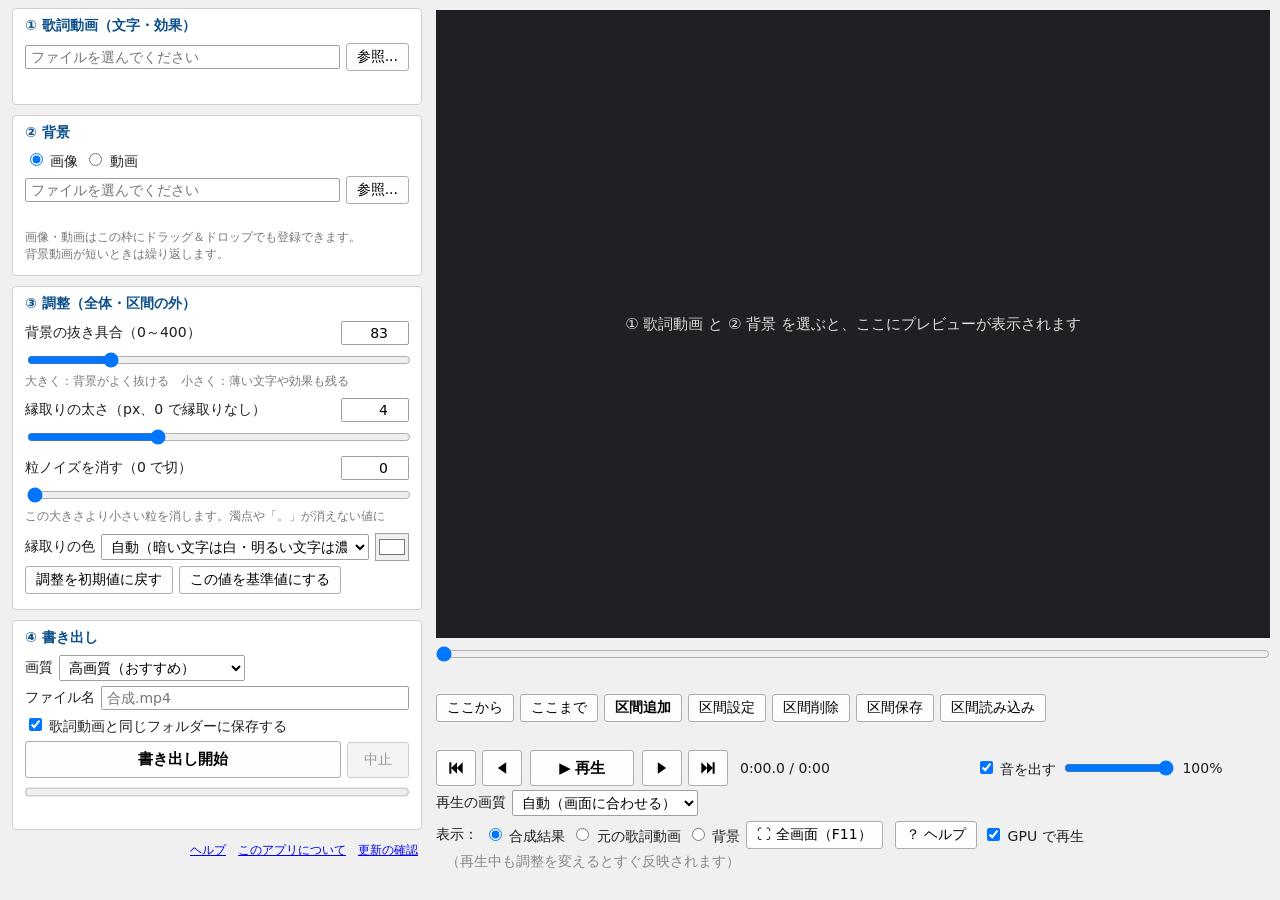
<file: index.html>
<!DOCTYPE html>
<html lang="ja">
<head>
<meta charset="utf-8">
<meta name="viewport" content="width=device-width, initial-scale=1">
<title>歌詞動画 透過合成</title>
<meta http-equiv="refresh" content="0; url=web/">
</head>
<body>
<p>アプリのページへ移動します。移動しないときは <a href="web/">こちら</a> を開いてください。</p>
</body>
</html>
</file>
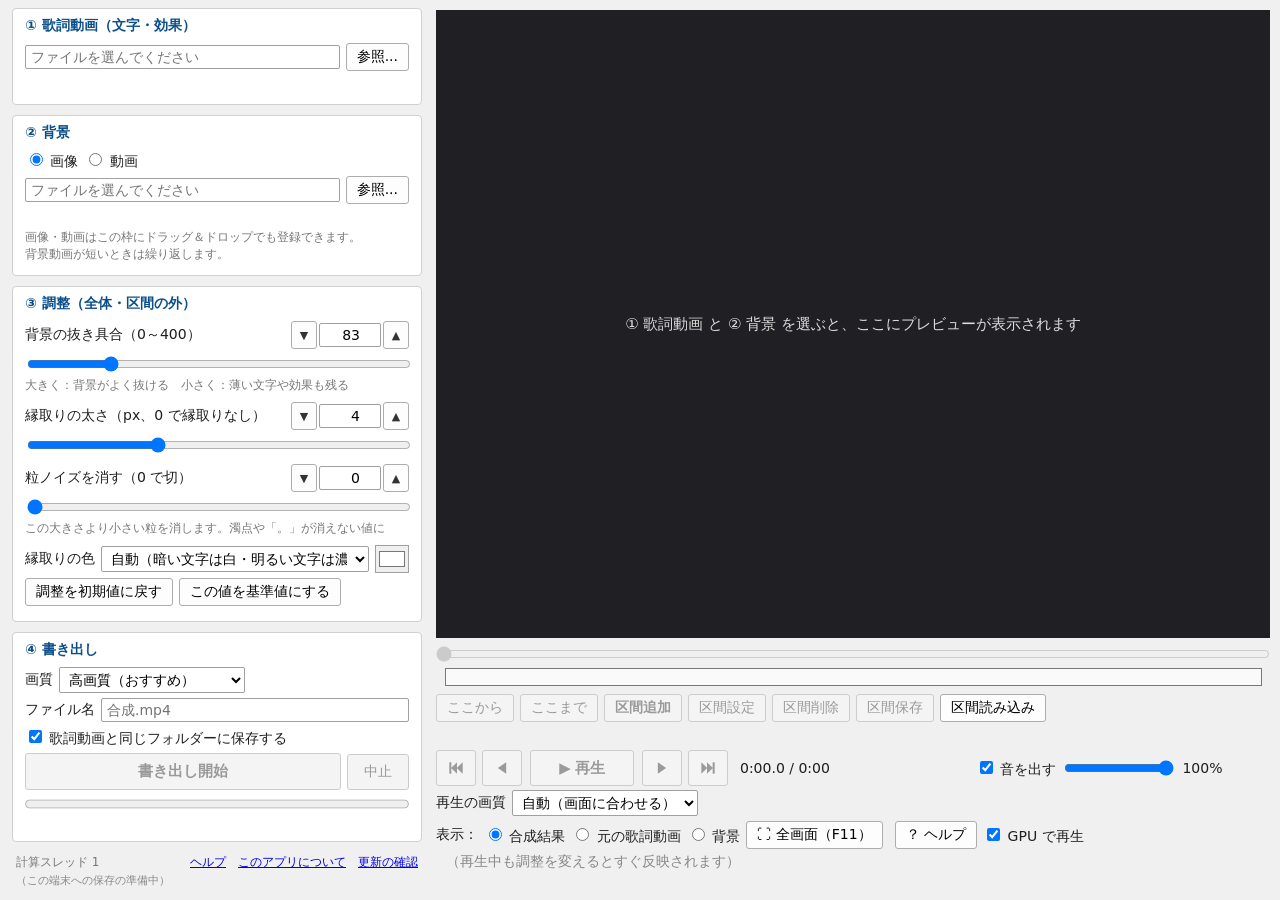
<file: web/index.html>
<!DOCTYPE html>
<html lang="ja">
<head>
<meta charset="utf-8">
<meta name="viewport" content="width=device-width, initial-scale=1">
<title>歌詞動画 透過合成（Web 版）</title>
<link rel="icon" href="icons/icon-192.png">
<link rel="manifest" href="manifest.webmanifest">
<meta name="theme-color" content="#0b4f8a">
<link rel="apple-touch-icon" href="icons/icon-192.png">
<link rel="stylesheet" href="css/style.css?v=20261118p">
</head>
<body>
<div id="app">
  <!-- 左側：設定 -->
  <aside id="left">
    <section class="group" id="grpLyric">
      <h2><span class="ttl">① 歌詞動画（文字・効果）</span><span class="sum" id="sumLyric"></span></h2>
      <div class="row">
        <input type="text" id="txtLyric" readonly placeholder="ファイルを選んでください">
        <button id="btnLyric">参照...</button>
      </div>
      <div class="info" id="lblLyricInfo"></div>
    </section>

    <section class="group" id="grpBg">
      <h2><span class="ttl">② 背景</span><span class="sum" id="sumBg"></span></h2>
      <div class="row">
        <label><input type="radio" name="bgType" id="rbBgImage" checked> 画像</label>
        <label><input type="radio" name="bgType" id="rbBgVideo"> 動画</label>
      </div>
      <div class="row">
        <input type="text" id="txtBg" readonly placeholder="ファイルを選んでください">
        <button id="btnBg">参照...</button>
      </div>
      <div class="info" id="lblBgInfo"></div>
      <div class="note">画像・動画はこの枠にドラッグ＆ドロップでも登録できます。<br>背景動画が短いときは繰り返します。</div>
    </section>

    <section class="group" id="grpAdjust">
      <h2><span class="ttl">③ 調整（全体・区間の外）</span><span class="sum" id="sumAdjust"></span></h2>
      <div class="sliderBlock" data-key="KeyThreshold">
        <div class="row between"><span>背景の抜き具合（0～400）</span><input type="number" min="0" max="400" value="83" id="nudKey"></div>
        <input type="range" min="0" max="400" value="83" id="trkKey">
        <div class="note">大きく：背景がよく抜ける　小さく：薄い文字や効果も残る</div>
      </div>
      <div class="sliderBlock">
        <div class="row between"><span>縁取りの太さ（px、0 で縁取りなし）</span><input type="number" min="0" max="12" value="4" id="nudOutline"></div>
        <input type="range" min="0" max="12" value="4" id="trkOutline">
      </div>
      <div class="sliderBlock">
        <div class="row between"><span>粒ノイズを消す（0 で切）</span><input type="number" min="0" max="30" value="0" id="nudNoise"></div>
        <input type="range" min="0" max="30" value="0" id="trkNoise">
        <div class="note">この大きさより小さい粒を消します。濁点や「。」が消えない値に</div>
      </div>
      <div class="row">
        <span>縁取りの色</span>
        <select id="cmbColor">
          <option value="0">自動（暗い文字は白・明るい文字は濃い紫）</option>
          <option value="1">白</option>
          <option value="2">黒</option>
          <option value="3">濃い紫</option>
          <option value="4">指定した色</option>
        </select>
        <input type="color" id="colCustom" value="#ffffff" title="指定した色">
      </div>
      <div class="row">
        <button id="btnReset">調整を初期値に戻す</button>
        <button id="btnSetBase">この値を基準値にする</button>
      </div>
    </section>

    <section class="group" id="grpExport">
      <h2><span class="ttl">④ 書き出し</span><span class="sum" id="sumExport"></span></h2>
      <div class="row">
        <span>画質</span>
        <select id="cmbQuality">
          <option value="0">最高画質（ファイル大）</option>
          <option value="1" selected>高画質（おすすめ）</option>
          <option value="2">標準</option>
        </select>
      </div>
      <div class="row">
        <span>ファイル名</span>
        <input type="text" id="txtOut" placeholder="合成.mp4">
      </div>
      <div class="row" id="rowOutSameDir">
        <label title="オン：保存の画面を出さずに、歌詞動画と同じフォルダーへ書き出します（フォルダーごとに最初の 1 回だけ確認があります）&#10;オフ：書き出すときに保存先を選びます"><input type="checkbox" id="chkOutSameDir" checked> 歌詞動画と同じフォルダーに保存する</label>
      </div>
      <div class="row">
        <button id="btnExport" class="big">書き出し開始</button>
        <button id="btnCancel" disabled>中止</button>
      </div>
      <progress id="progress" max="1000" value="0"></progress>
      <div class="info" id="lblStatus"></div>
    </section>

    <div class="footer">
      <span id="lblEnv"></span>
      <span><a href="help.html" target="_blank" rel="noopener">ヘルプ</a>　<a href="#" id="lnkAbout">このアプリについて</a>　<a href="#" id="btnCheckUpdate">更新の確認</a></span>
    </div>
    <div class="footer versionRow">
      <span id="lblVersion"></span>
    </div>
  </aside>

  <!-- 右側：プレビュー -->
  <main id="right">
    <div id="previewHost">
      <canvas id="preview"></canvas>
      <canvas id="previewGL" hidden></canvas>
      <div id="previewMsg">① 歌詞動画 と ② 背景 を選ぶと、ここにプレビューが表示されます</div>
      <button id="btnRotate" type="button" title="プレビューを回して大きく表示します（押すたびに 右 → 左 → 回さない）。書き出す動画の向きは変わりません">⟳ 回さない</button>
    </div>
    <div id="bottom">
      <input type="range" id="trkTime" min="0" max="0" step="any" value="0">
      <canvas id="segBar" height="24"></canvas>
      <div class="row" id="segRow">
        <button id="btnMarkStart">ここから</button>
        <button id="btnMarkEnd">ここまで</button>
        <button id="btnAddSeg" class="bold">区間追加</button>
        <button id="btnEditSeg">区間設定</button>
        <button id="btnDelSeg">区間削除</button>
        <button id="btnSaveSeg">区間保存</button>
        <button id="btnLoadSeg">区間読み込み</button>
      </div>
      <div id="lblSegInfo" class="info"></div>
      <div class="row" id="playRow">
        <button id="btnBackSec" class="step" title="1 秒戻る（Shift＋←）" aria-label="1 秒戻る"><svg class="ic" viewBox="0 0 24 24" aria-hidden="true"><path d="M4 5h2.4v14H4zM20 5v14l-7-7zM13.2 5v14l-7-7z"/></svg></button>
        <button id="btnBackFrame" class="step" title="1 コマ戻る（←）　押し続けると連続で戻ります" aria-label="1 コマ戻る"><svg class="ic" viewBox="0 0 24 24" aria-hidden="true"><path d="M17 5v14L7 12z"/></svg></button>
        <button id="btnPlay" class="play"><span class="pi">▶</span><span class="pt">再生</span></button>
        <button id="btnFwdFrame" class="step" title="1 コマ進む（→）　押し続けると連続で進みます" aria-label="1 コマ進む"><svg class="ic" viewBox="0 0 24 24" aria-hidden="true"><path d="M7 5v14l10-7z"/></svg></button>
        <button id="btnFwdSec" class="step" title="1 秒進む（Shift＋→）" aria-label="1 秒進む"><svg class="ic" viewBox="0 0 24 24" aria-hidden="true"><path d="M4 5v14l7-7zM10.8 5v14l7-7zM17.6 5H20v14h-2.4z"/></svg></button>
        <span id="lblTime">0:00.0 / 0:00</span>
        <span class="grp">
          <label><input type="checkbox" id="chkSound" checked> 音を出す</label>
          <input type="range" id="trkVolume" min="0" max="100" value="100" title="再生の音量（再生中でもすぐ変わります）">
          <span id="lblVolume">100%</span>
        </span>
        <span class="grp">
        <span>再生の画質</span>
        <select id="cmbPlaySize">
          <option value="0">自動（画面に合わせる）</option>
          <option value="5">とても軽い（横360）</option>
          <option value="1">軽い（横640）</option>
          <option value="2">標準（横960）</option>
          <option value="3">きれい（横1280）</option>
          <option value="4">元のサイズ</option>
        </select>
        </span>
      </div>
      <div class="row" id="viewRow">
        <span>表示：</span>
        <label><input type="radio" name="view" id="rbViewComposite" checked> 合成結果</label>
        <label><input type="radio" name="view" id="rbViewLyric"> 元の歌詞動画</label>
        <label><input type="radio" name="view" id="rbViewBg"> 背景</label>
        <button id="btnFull">⛶ 全画面（F11）</button>
        <button id="btnHelp" title="使い方の説明を開きます（F1）">？ ヘルプ</button>
        <label title="再生中の合成をグラフィック（GPU）で計算して、滑らかに再生します。止めたときの表示と書き出しは、いつも正確な計算です"><input type="checkbox" id="chkGpu" checked> GPU で再生</label>
        <span class="hint" id="lblHint">（再生中も調整を変えるとすぐ反映されます）</span>
      </div>
      <div id="lblPlayInfo" class="info"></div>
    </div>
  </main>
</div>

<!-- 区間の設定（開いたまま、コマ送りや再生で確認できる） -->
<div id="segDialog" class="floating" hidden>
  <div class="dlgTitle" id="segDlgBar">
    <span id="segDlgTitle">区間の設定</span>
    <button id="sdTopOk" class="titleBtn bold" title="この区間の変更を確定して、3 段の画面のまま続けて区間を設定します">OK</button>
    <button id="sdPopout" class="titleBtn" title="この設定をブラウザの外の別の窓に出します。窓は好きな場所に動かせて、いつも手前に表示されます">⧉ 別の窓に出す</button>
  </div>
  <div class="dlgBody">
    <div id="sdOffMsg" hidden>赤い区間の中に移動すると、その区間を設定できます</div>
    <h3>区間の時間（秒）</h3>
    <div class="row"><span class="lbl">始まり</span><input type="number" step="0.01" min="0" id="sdStart"><span id="sdStartLbl" class="info"></span><button id="sdNowStart">今の位置にする</button></div>
    <div class="row"><span class="lbl">終わり</span><input type="number" step="0.01" min="0" id="sdEnd"><span id="sdEndLbl" class="info"></span><button id="sdNowEnd">今の位置にする</button></div>
    <h3>この区間の調整</h3>
    <div class="row between"><span>背景の抜き具合（0～400）</span><input type="number" min="0" max="400" id="sdNudKey"></div>
    <input type="range" min="0" max="400" id="sdTrkKey">
    <div class="row between"><span>縁取りの太さ（px、0 で縁取りなし）</span><input type="number" min="0" max="12" id="sdNudOutline"></div>
    <input type="range" min="0" max="12" id="sdTrkOutline">
    <div class="row between"><span>粒ノイズを消す（0 で切）</span><input type="number" min="0" max="30" id="sdNudNoise"></div>
    <input type="range" min="0" max="30" id="sdTrkNoise">
    <div class="row">
      <span>縁取りの色</span>
      <select id="sdColor">
        <option value="0">自動（暗い文字は白・明るい文字は濃い紫）</option>
        <option value="1">白</option>
        <option value="2">黒</option>
        <option value="3">濃い紫</option>
        <option value="4">指定した色</option>
      </select>
      <input type="color" id="sdCustom" value="#ffffff">
    </div>
    <div class="row dlgButtons">
      <button id="sdCopy">③ 調整（全体）の値をコピー</button>
      <span class="spacer"></span>
      <a href="help.html#segments" target="_blank" rel="noopener" title="区間の使い方を開きます">使い方</a>
      <button id="sdOk" class="bold">OK</button>
      <button id="sdCancel">キャンセル</button>
      <button id="sdClose" title="区間の設定を閉じます（OK を押していない変更は取り消します）">閉じる</button>
    </div>
  </div>
</div>

<!-- 確認（ボタンを押してもらう必要があるとき） -->
<div id="askDialog" class="floating center" hidden>
  <div class="dlgTitle"><span id="askTitle">確認</span></div>
  <div class="dlgBody">
    <p id="askMsg" style="white-space: pre-line"></p>
    <div class="row dlgButtons" id="askBtns"></div>
  </div>
</div>

<!-- 右クリックメニュー -->
<div id="ctxMenu" class="menu" hidden></div>

<!-- このアプリについて -->
<div id="aboutDialog" class="floating center" hidden>
  <div class="dlgTitle">このアプリについて</div>
  <div class="dlgBody">
    <p>歌詞動画の背景を抜いて、文字と効果だけを別の背景（画像・動画）に重ねるアプリです。</p>
    <p>動画の読み込み・合成・書き出しは、すべてこのパソコンのブラウザの中で行います。<b>ファイルがどこかへ送られることはありません。</b></p>
    <p>対応ブラウザ：Google Chrome、Microsoft Edge（パソコン版）</p>
    <p>このアプリの版：<span id="aboutVersion"></span>　<button id="aboutCheckUpdate" type="button">更新の確認</button></p>
    <p class="note">アプリはこの端末に保存してあるので、インターネットにつながっていなくても使えます。GitHub には、更新の確認（開いたときに 1 回、または「更新の確認」を押したとき。小さなファイル 1 つだけを読みます）と、新しい版の読み込みのときだけ問い合わせます。</p>
    <p class="note">動画の読み書きに <a href="https://mediabunny.dev/" target="_blank" rel="noopener">Mediabunny</a>（MPL-2.0）を使っています。</p>
    <div class="row dlgButtons"><span class="spacer"></span><button id="aboutClose">閉じる</button></div>
  </div>
</div>

<input type="file" id="fileLyric" accept="video/*,.mp4,.mov,.m4v,.mkv,.webm" hidden>
<input type="file" id="fileBg" hidden>
<input type="file" id="fileSeg" accept=".json,application/json" hidden>

<!-- 区間の設定を開いたまま全画面にしたときの操作ボタン（動画の下に出す） -->
<div id="fullBar">
  <button type="button" class="step" id="fbBackSec" title="1 秒戻る" aria-label="1 秒戻る"><svg class="ic" viewBox="0 0 24 24" aria-hidden="true"><path d="M4 5h2.4v14H4zM20 5v14l-7-7zM13.2 5v14l-7-7z"/></svg></button>
  <button type="button" class="step" id="fbBackFrame" title="1 コマ戻る（押し続けると連続）" aria-label="1 コマ戻る"><svg class="ic" viewBox="0 0 24 24" aria-hidden="true"><path d="M17 5v14L7 12z"/></svg></button>
  <button type="button" class="play" id="fbPlay"><span class="pi">▶</span><span class="pt">再生</span></button>
  <button type="button" class="step" id="fbFwdFrame" title="1 コマ進む（押し続けると連続）" aria-label="1 コマ進む"><svg class="ic" viewBox="0 0 24 24" aria-hidden="true"><path d="M7 5v14l10-7z"/></svg></button>
  <button type="button" class="step" id="fbFwdSec" title="1 秒進む" aria-label="1 秒進む"><svg class="ic" viewBox="0 0 24 24" aria-hidden="true"><path d="M4 5v14l7-7zM10.8 5v14l7-7zM17.6 5H20v14h-2.4z"/></svg></button>
  <button type="button" id="fbExit" title="全画面を終わって、区間の設定に戻ります">戻す</button>
</div>
<!-- 全画面にしたときのお知らせ（3 秒で消える） -->
<div id="fullHint" hidden>ダブルタップで戻ります</div>
<!-- 新しい版のお知らせ -->
<div id="updBanner" hidden>
  <span id="updText">新しい版があります</span>
  <span class="updBtns"><button id="updNow" type="button" class="bold">今すぐ更新</button><button id="updLater" type="button">後で更新</button></span>
</div>
<div id="exportNotice" hidden>
  <div><b>書き出し中です（<span id="exportNoticePct">0%</span>）</b>
    画面を消したり、ほかのアプリやタブに切り替えたりしないでください。途中で止まることがあります。</div>
  <div class="sub" id="exportNoticeLock"></div>
</div>
<script src="lib/mediabunny.min.js"></script>
<script src="js/compositor.js?v=20261118p"></script>
<script src="js/segments.js?v=20261118p"></script>
<script src="js/pool.js?v=20261118p"></script>
<script src="js/media.js?v=20261118p"></script>
<script src="js/gpu.js?v=20261118p"></script>
<script src="js/filestore.js?v=20261118p"></script>
<script src="js/updater.js?v=20261118p"></script>
<script src="js/app.js?v=20261118p"></script>
</body>
</html>
</file>
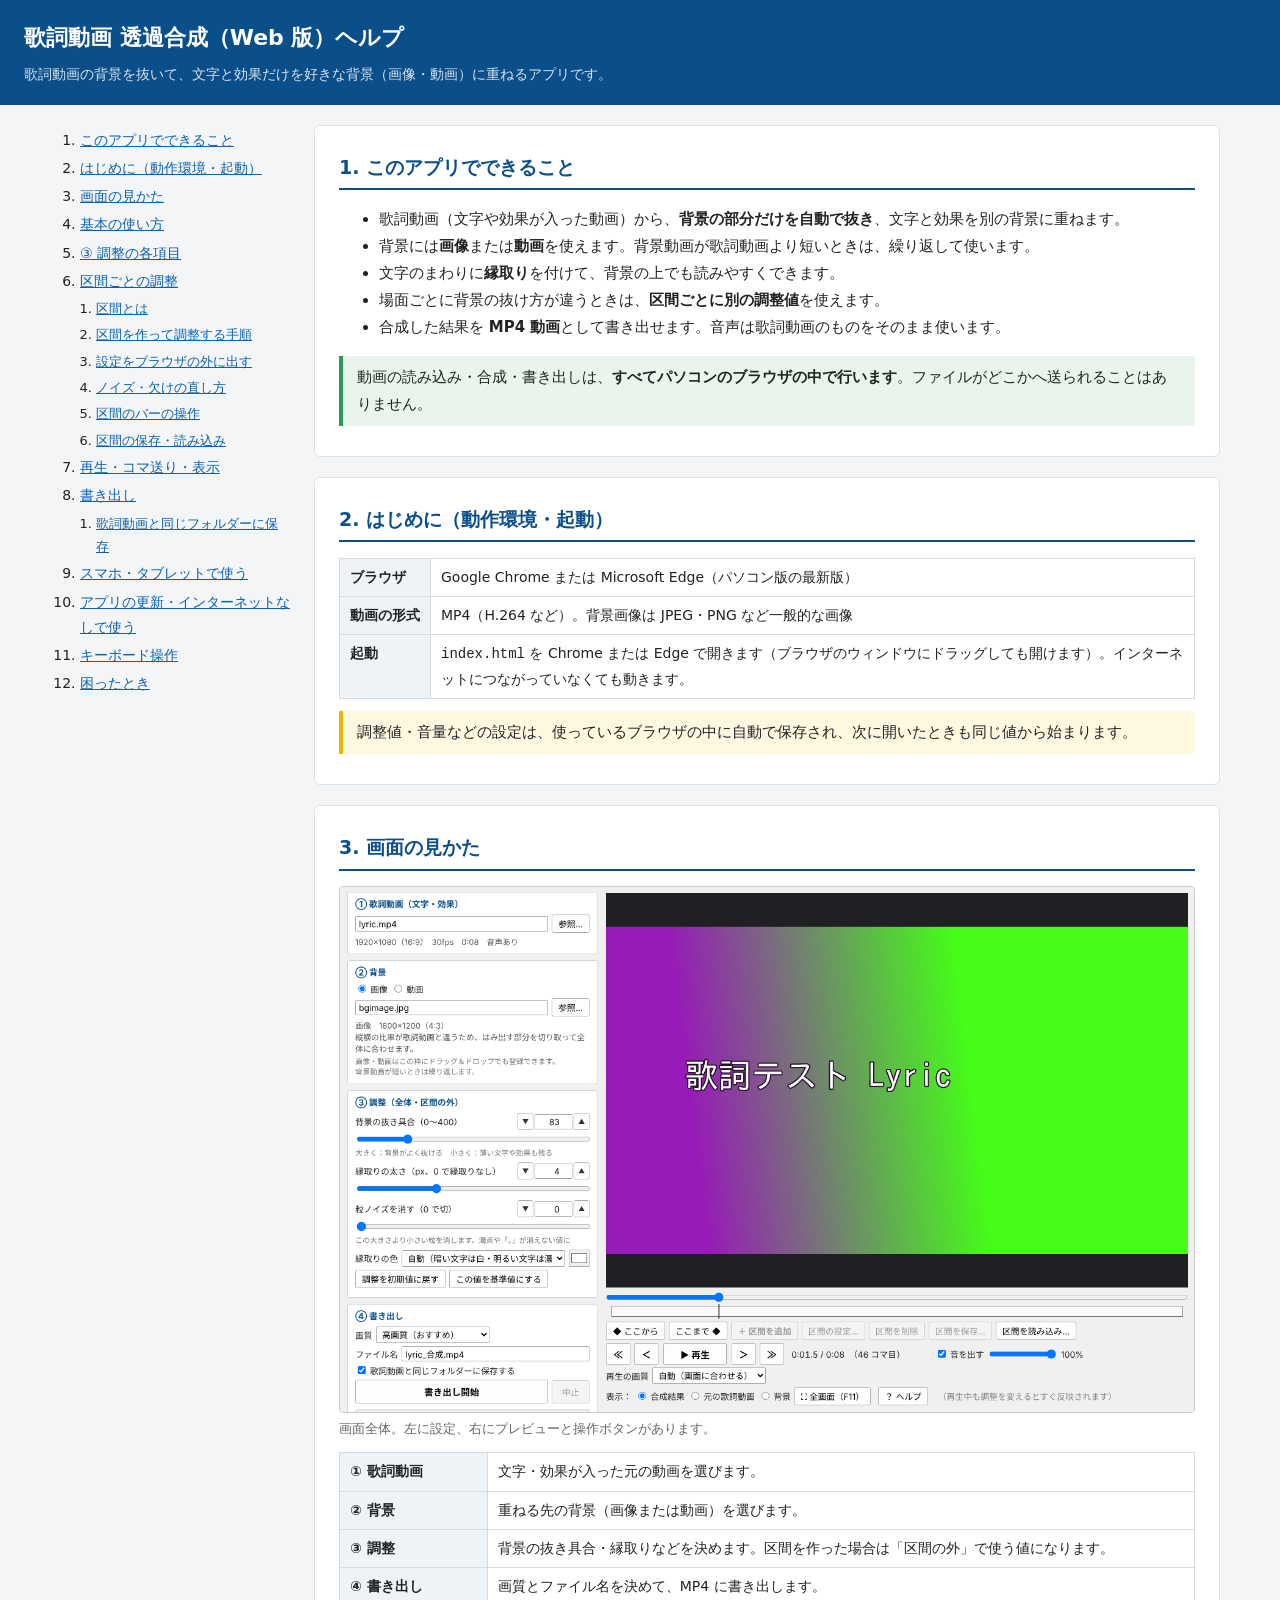
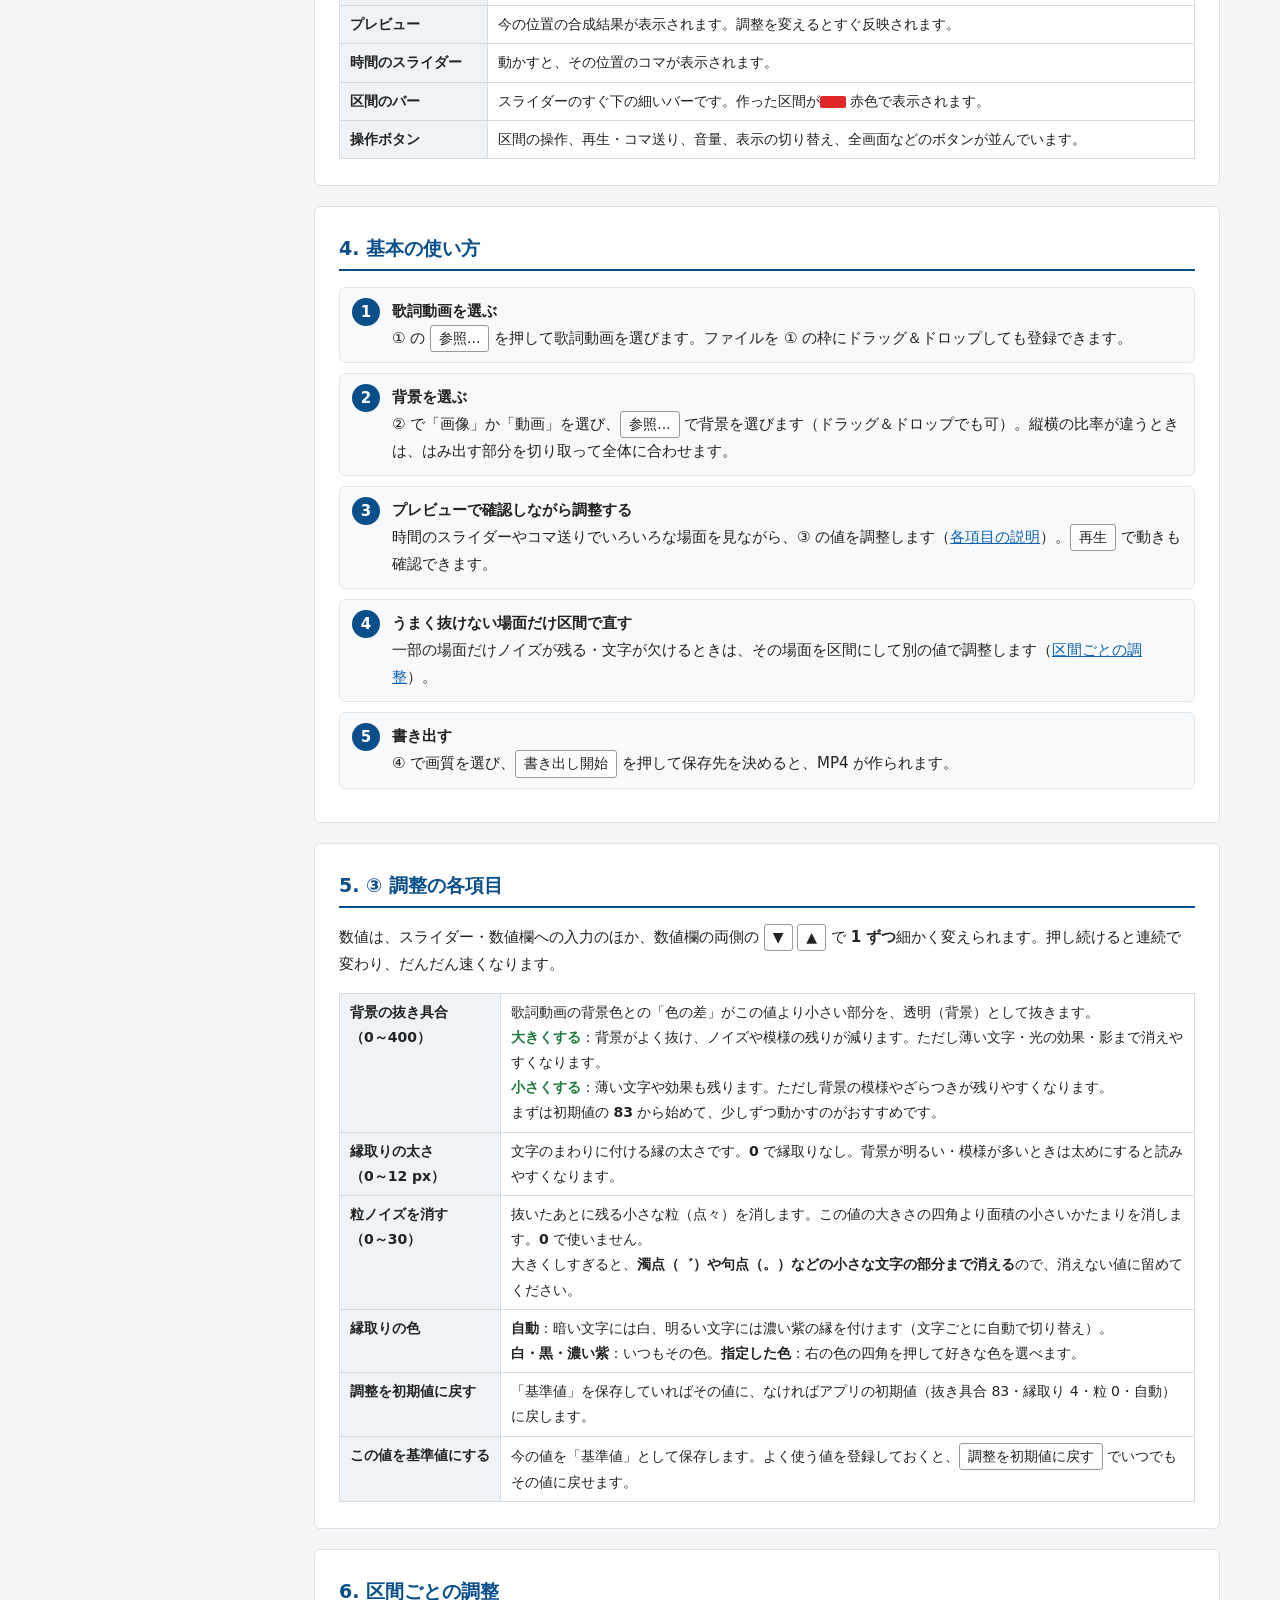
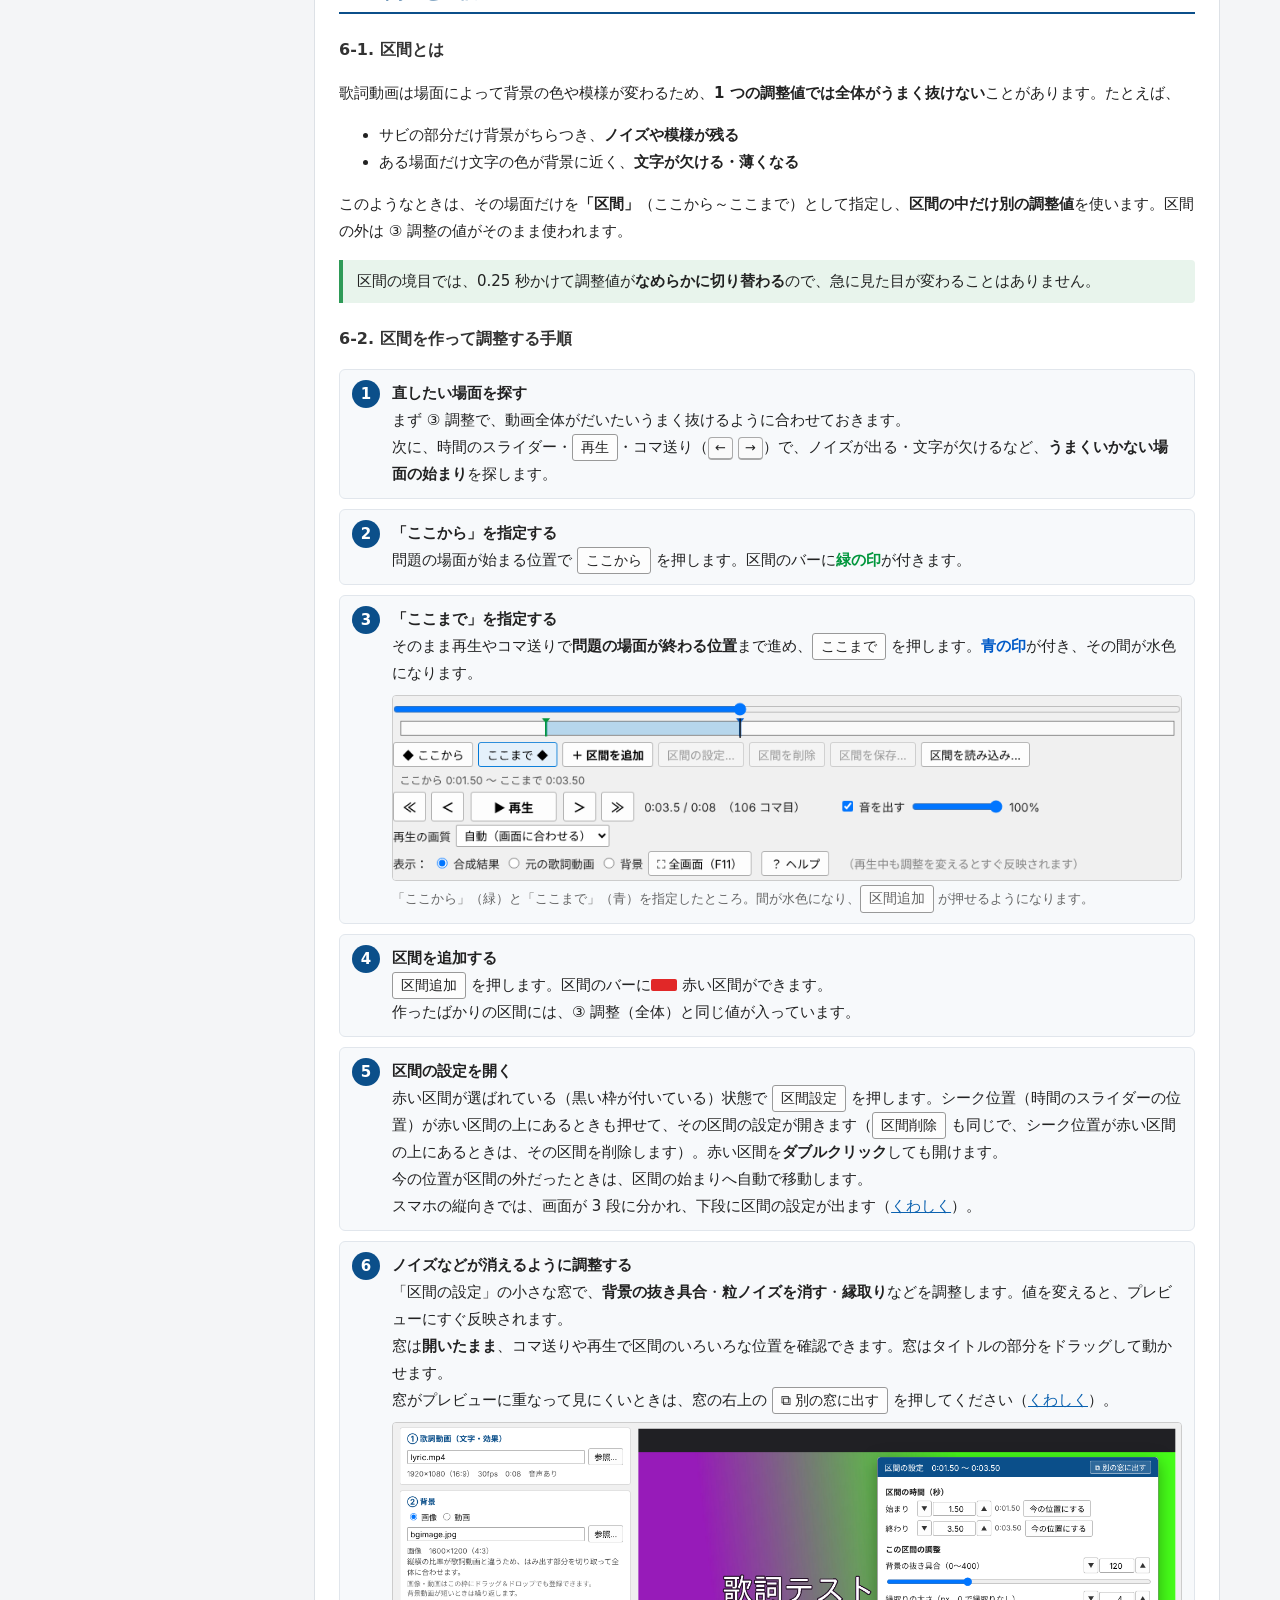
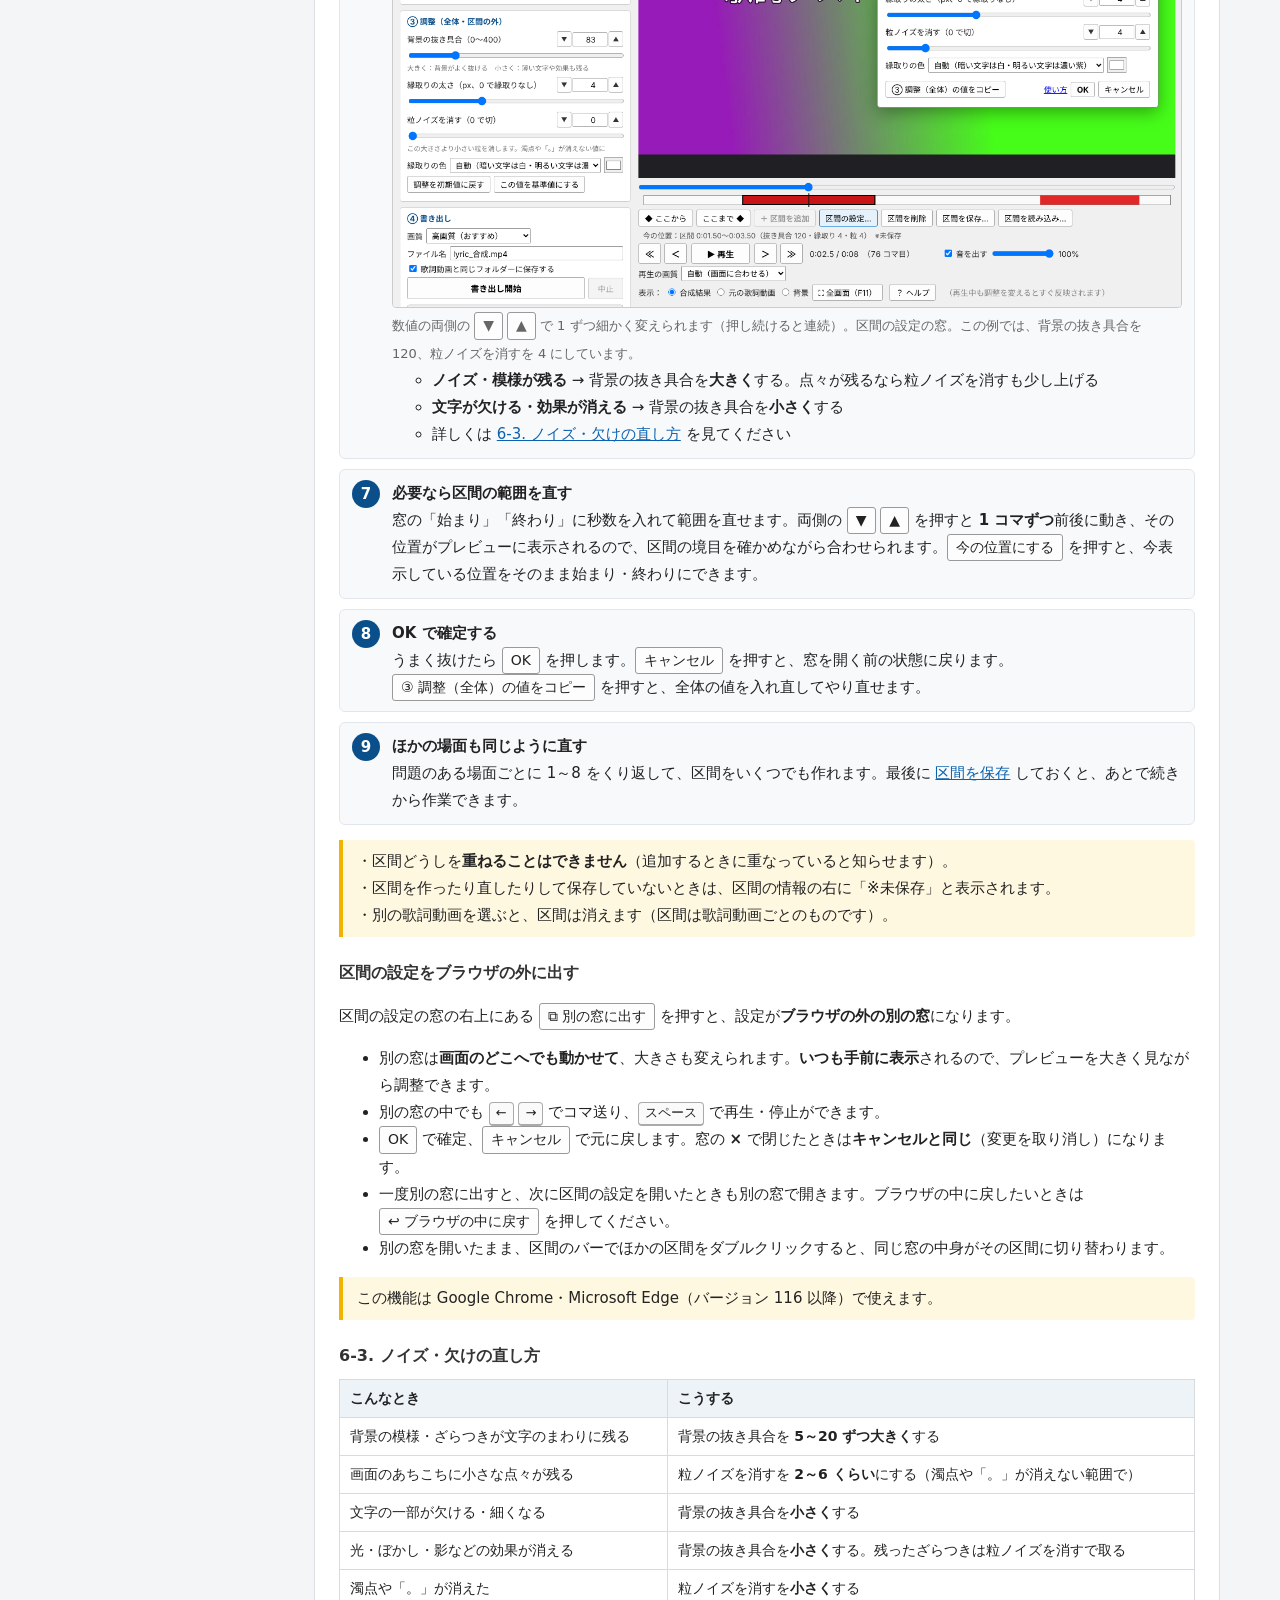
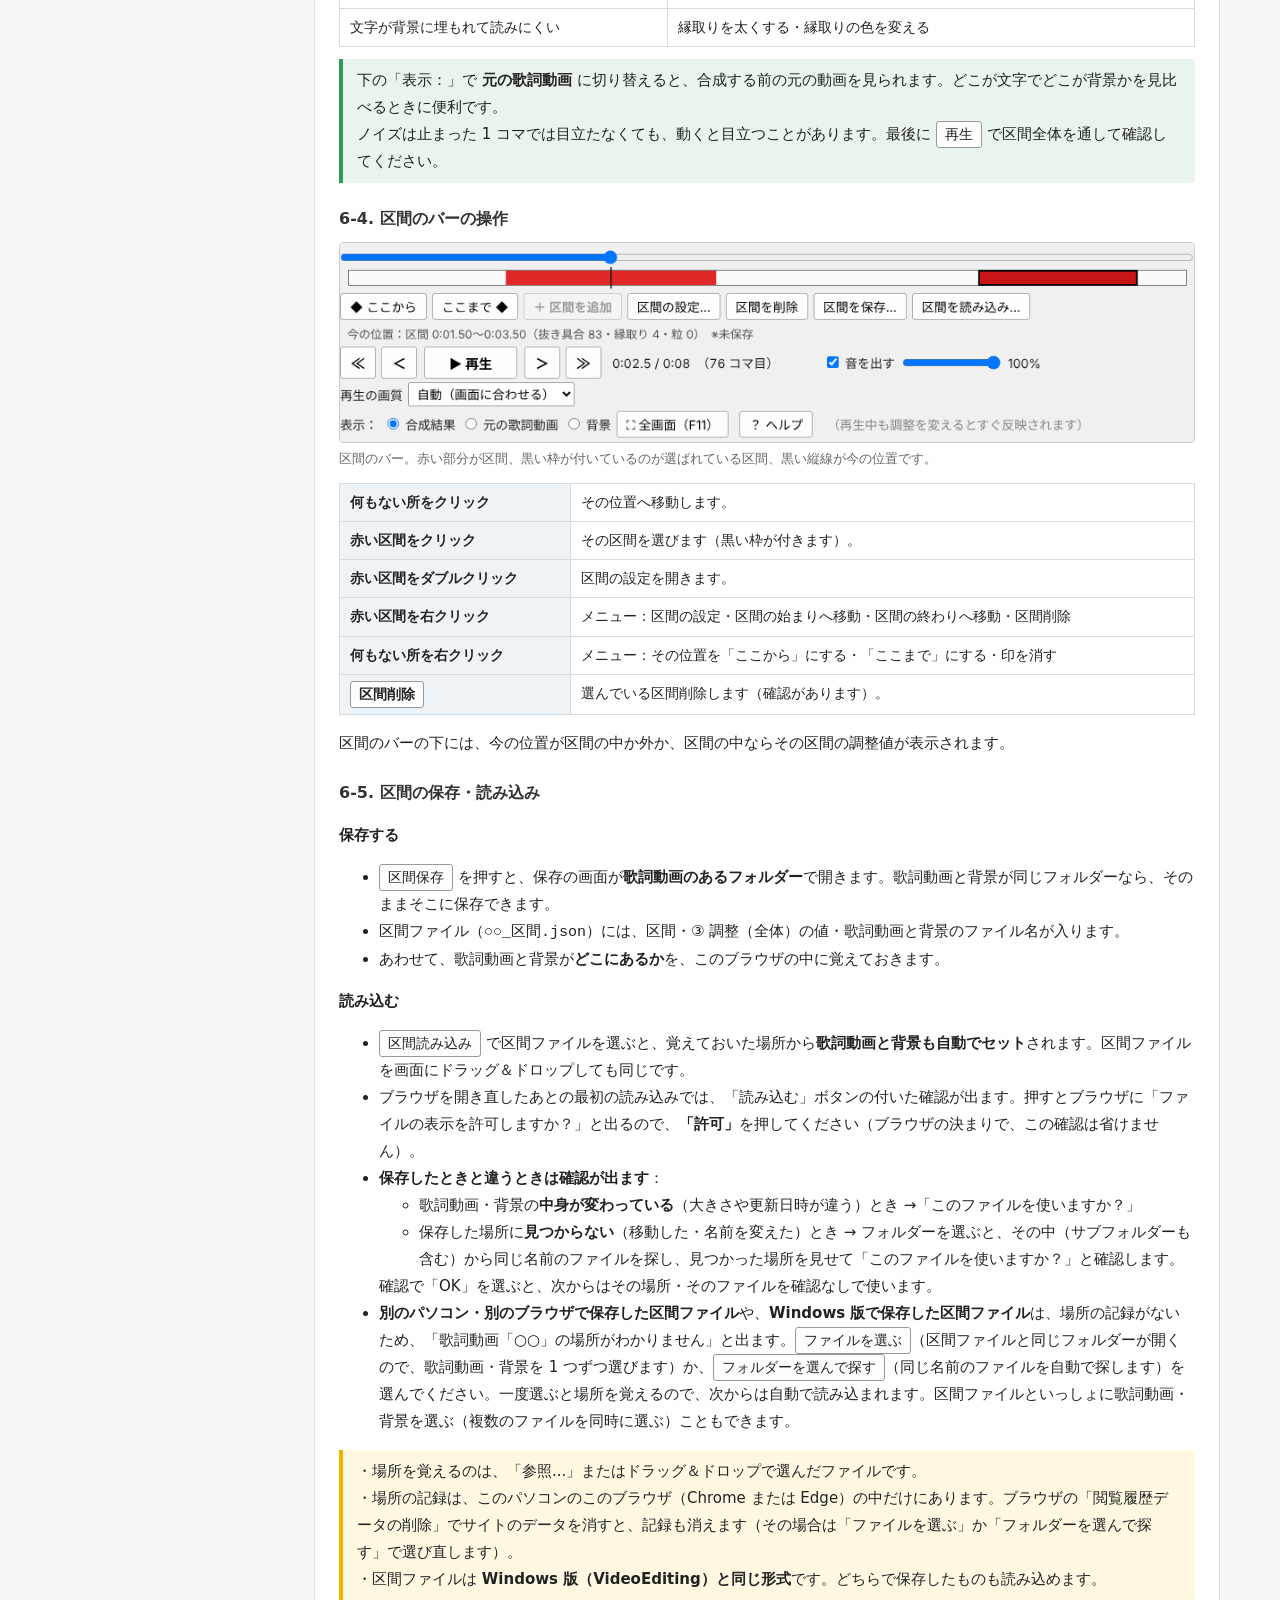
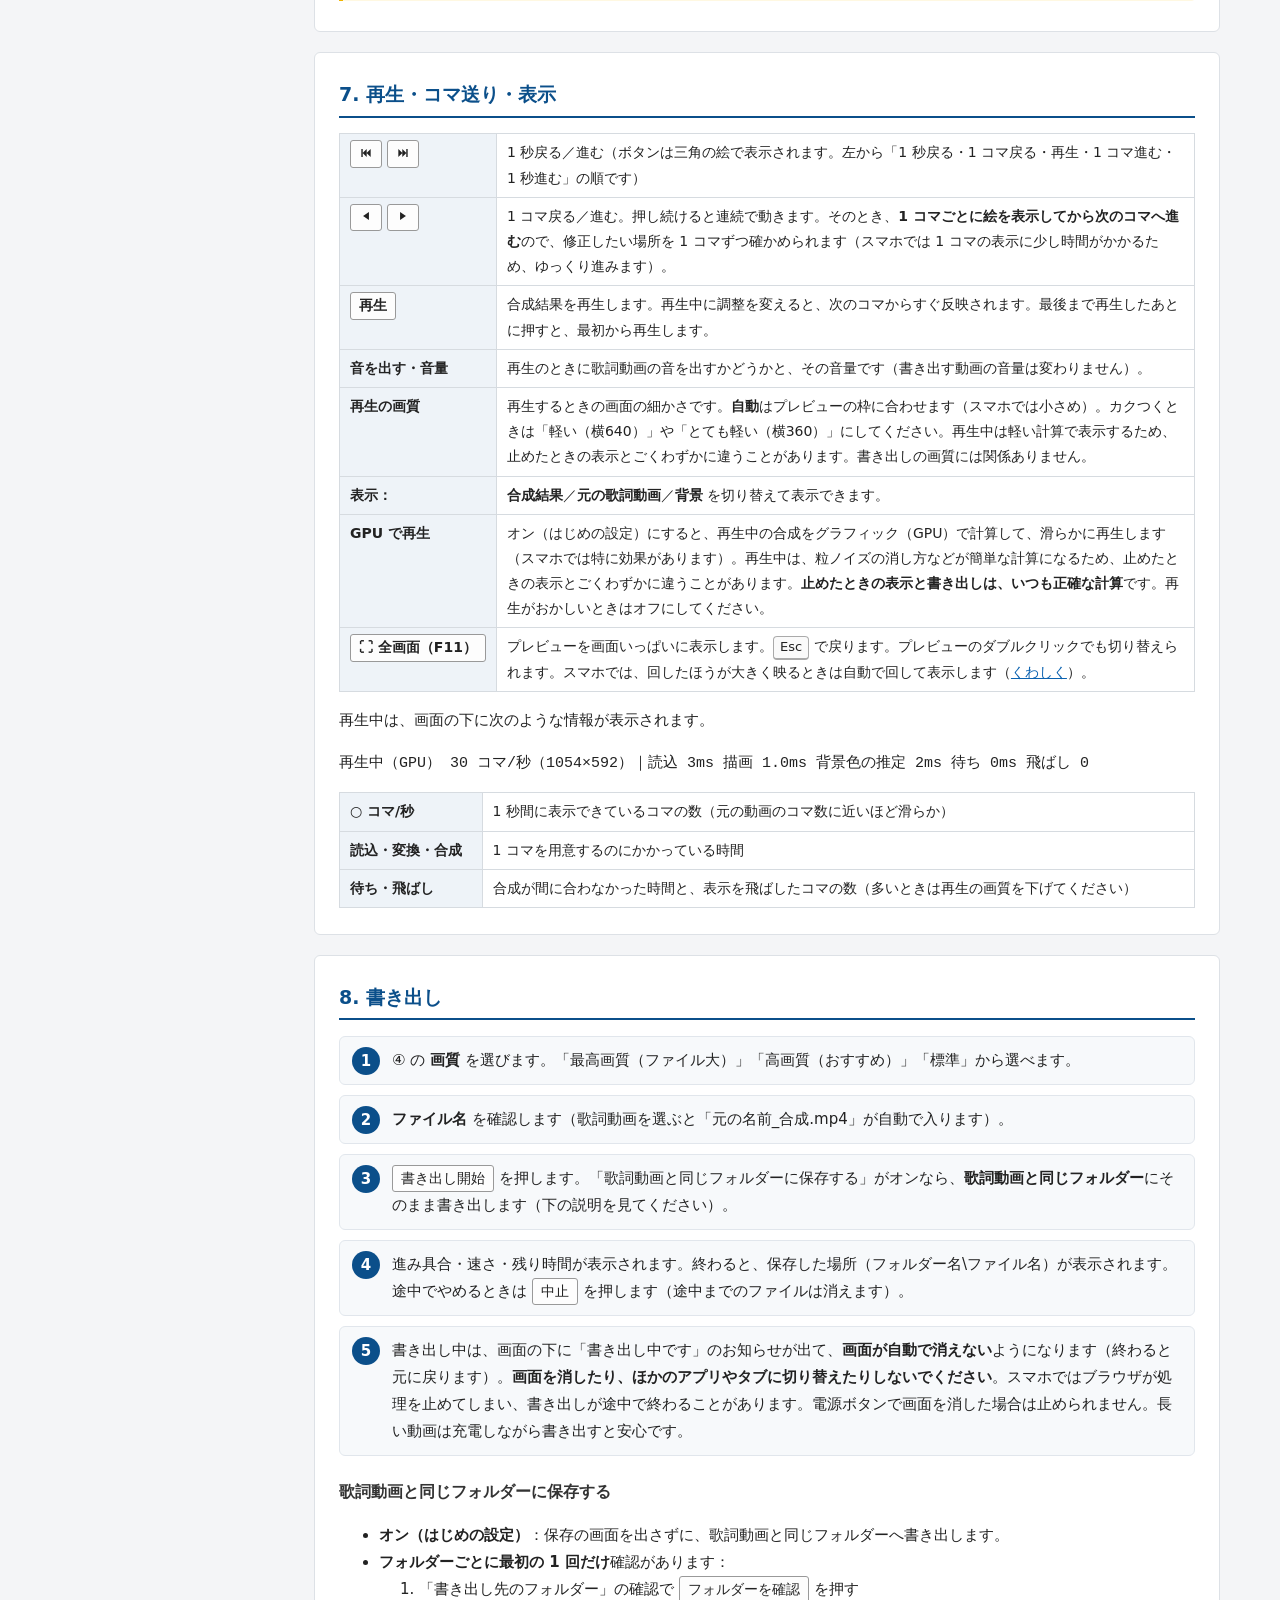
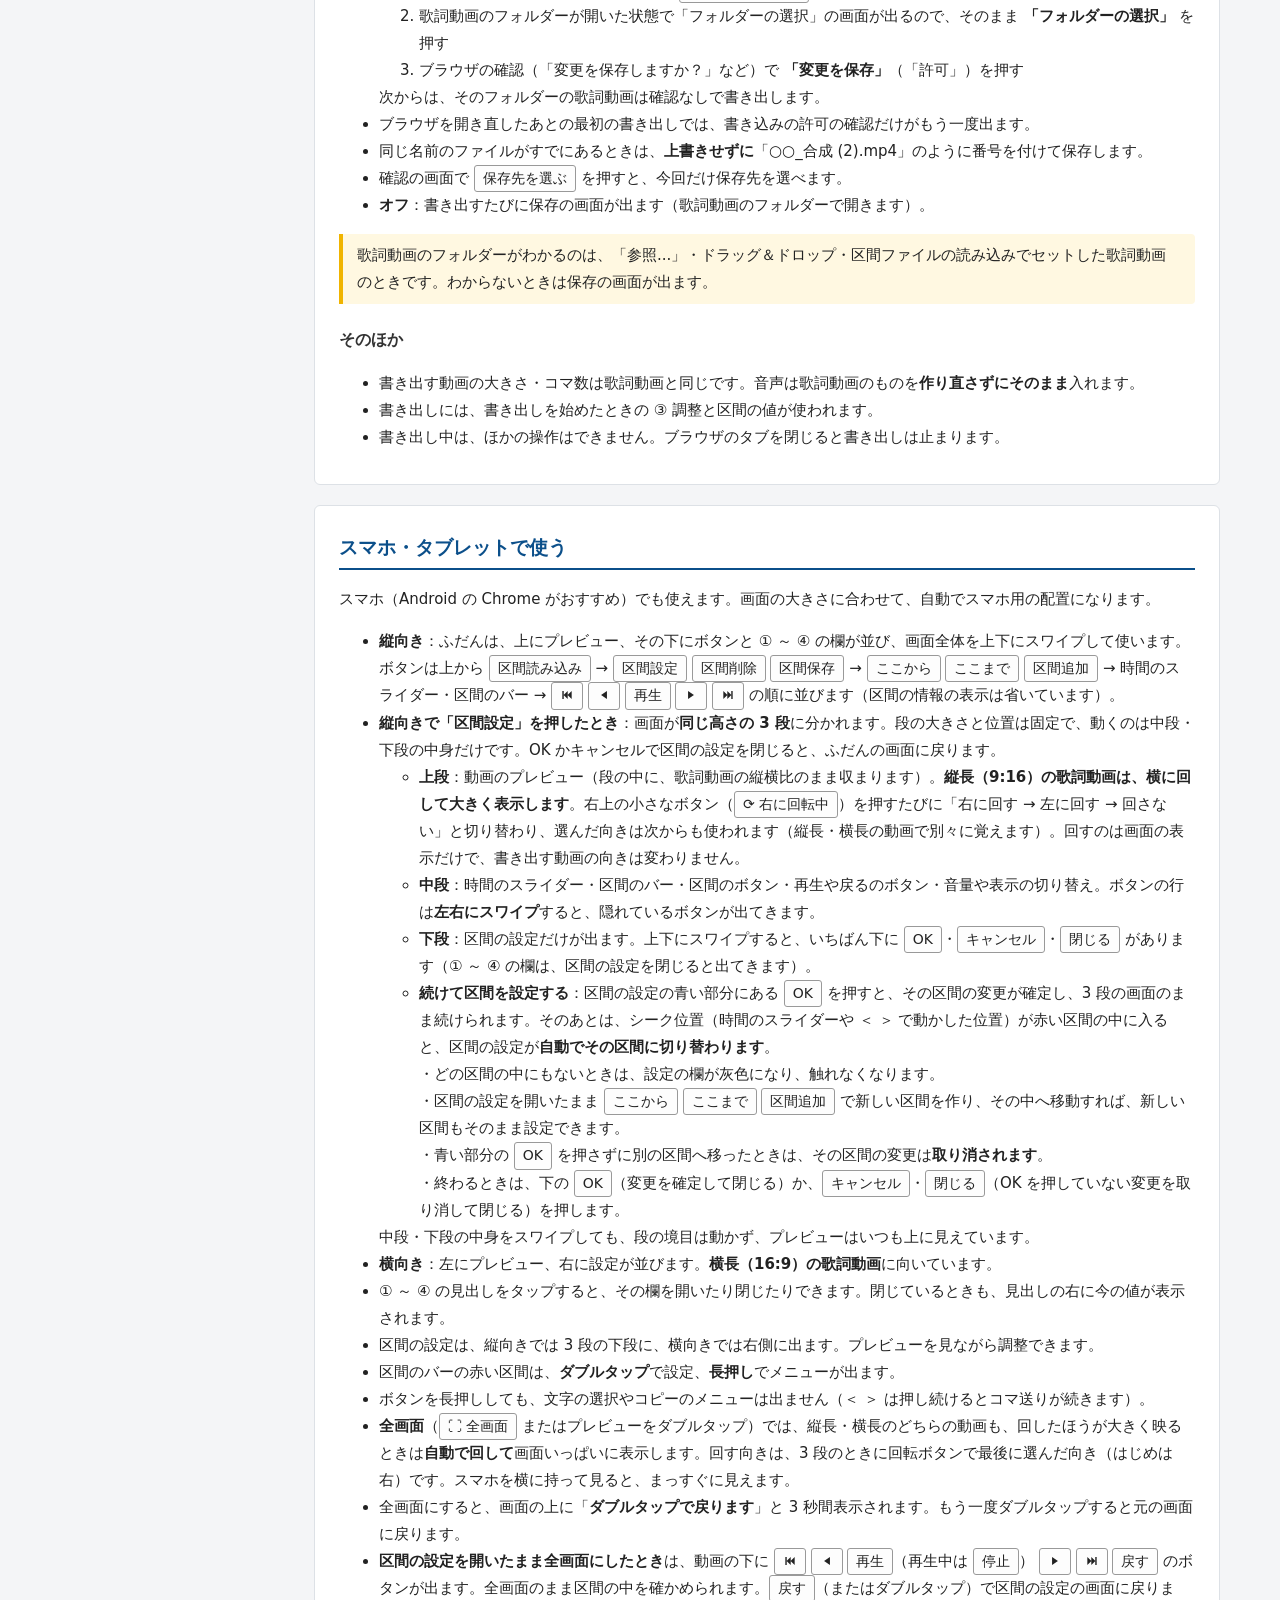
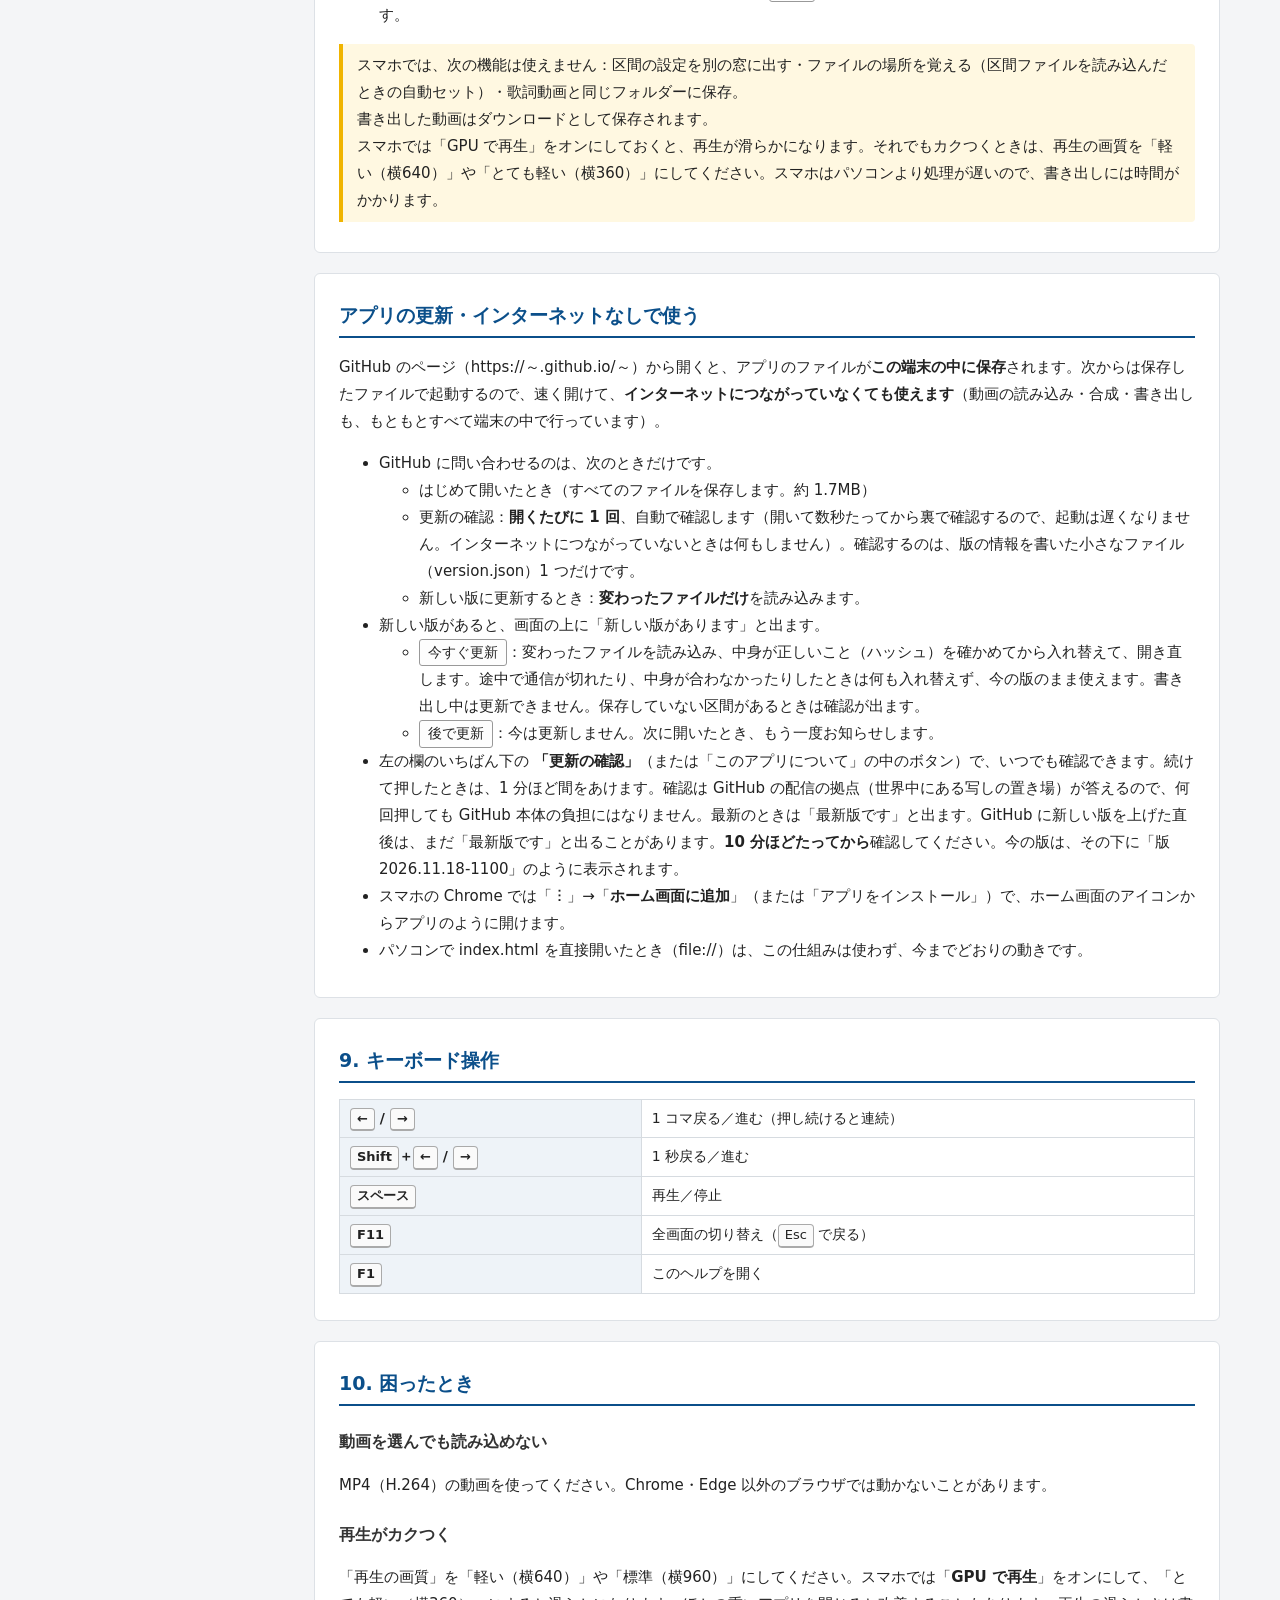
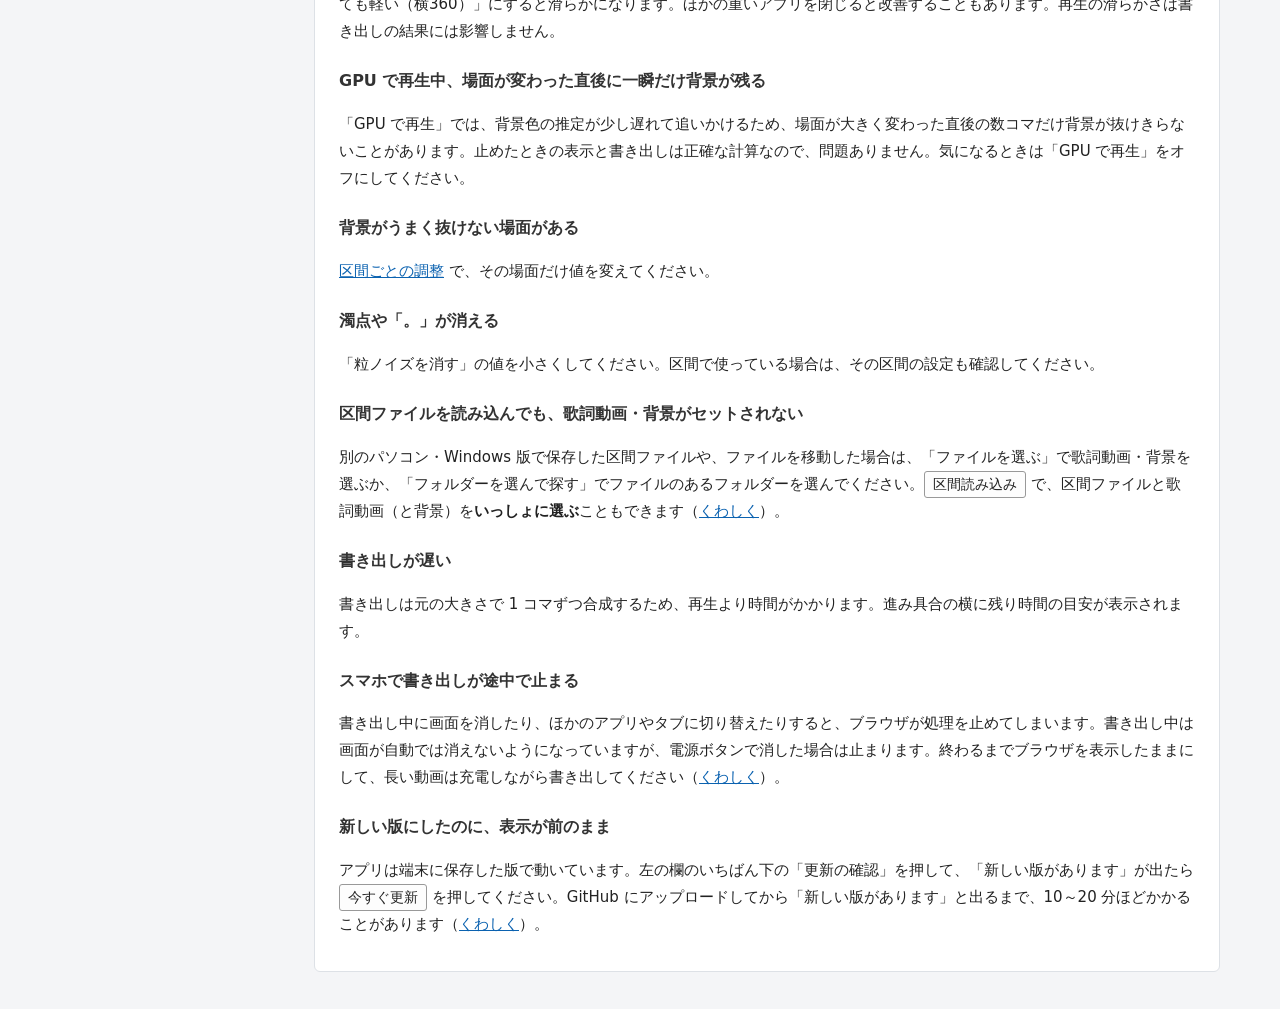
<file: web/help.html>
<!DOCTYPE html>
<html lang="ja">
<head>
<meta charset="utf-8">
<meta name="viewport" content="width=device-width, initial-scale=1">
<title>ヘルプ｜歌詞動画 透過合成（Web 版）</title>
<link rel="icon" href="icons/icon-192.png">
<style>
  * { box-sizing: border-box; }
  body {
    margin: 0; background: #f4f5f7; color: #222; line-height: 1.8;
    font-family: "Yu Gothic UI", "Meiryo UI", "Hiragino Sans", system-ui, sans-serif; font-size: 15px;
  }
  header { background: #0b4f8a; color: #fff; padding: 18px 24px; }
  header h1 { margin: 0; font-size: 22px; }
  header p { margin: 4px 0 0; opacity: .85; font-size: 14px; }
  .wrap { display: flex; max-width: 1200px; margin: 0 auto; gap: 24px; padding: 20px; }
  nav { width: 230px; flex: none; position: sticky; top: 12px; align-self: flex-start; font-size: 14px; }
  nav ol { margin: 0; padding-left: 20px; }
  nav li { margin: 3px 0; }
  nav ol ol { padding-left: 16px; font-size: 13px; }
  main { flex: 1; min-width: 0; }
  section { background: #fff; border: 1px solid #dde1e6; border-radius: 6px; padding: 6px 24px 18px; margin-bottom: 20px; }
  h2 { font-size: 19px; color: #0b4f8a; border-bottom: 2px solid #0b4f8a; padding-bottom: 4px; margin-top: 18px; }
  h3 { font-size: 16px; margin: 22px 0 6px; color: #333; }
  a { color: #0b62b0; }
  img { max-width: 100%; border: 1px solid #ccc; border-radius: 4px; display: block; margin: 8px 0 4px; }
  .cap { font-size: 13px; color: #666; margin: 0 0 12px; }
  .key, kbd {
    display: inline-block; padding: 0 6px; border: 1px solid #aaa; border-bottom-width: 2px; border-radius: 4px;
    background: #fafafa; font-family: inherit; font-size: 13px; line-height: 1.6;
  }
  .btn { display: inline-block; padding: 0 8px; border: 1px solid #999; border-radius: 3px; background: #fdfdfd; font-size: 14px; white-space: nowrap; }
  table { border-collapse: collapse; width: 100%; margin: 8px 0; font-size: 14px; }
  th, td { border: 1px solid #d6dbe0; padding: 6px 10px; text-align: left; vertical-align: top; }
  th { background: #eef3f8; white-space: nowrap; }
  h4 { font-size: 15px; margin: 14px 0 4px; }
  .steps { counter-reset: step; list-style: none; padding: 0; }
  .steps > li { position: relative; padding: 10px 12px 10px 52px; margin: 10px 0; background: #f7f9fb; border: 1px solid #e1e6ec; border-radius: 6px; }
  .steps > li::before {
    counter-increment: step; content: counter(step);
    position: absolute; left: 12px; top: 10px; width: 28px; height: 28px; border-radius: 50%;
    background: #0b4f8a; color: #fff; text-align: center; line-height: 28px; font-weight: bold;
  }
  .note { background: #fff8e1; border-left: 4px solid #f0b400; padding: 8px 14px; margin: 12px 0; border-radius: 0 4px 4px 0; }
  .tip { background: #e8f4ec; border-left: 4px solid #2e9a57; padding: 8px 14px; margin: 12px 0; border-radius: 0 4px 4px 0; }
  .good { color: #1b7a3c; font-weight: bold; }
  .bad { color: #b3261e; font-weight: bold; }
  .seg { display: inline-block; width: 26px; height: 12px; background: rgb(225,40,40); vertical-align: middle; border-radius: 2px; }
  .mk1 { color: rgb(0,150,60); font-weight: bold; }
  .mk2 { color: rgb(0,90,200); font-weight: bold; }
  @media (max-width: 860px) { .wrap { flex-direction: column; } nav { position: static; width: auto; } }
  .btn.icon svg { width: 1em; height: 1em; fill: currentColor; vertical-align: -0.12em; }
</style>
</head>
<body>
<header>
  <h1>歌詞動画 透過合成（Web 版）ヘルプ</h1>
  <p>歌詞動画の背景を抜いて、文字と効果だけを好きな背景（画像・動画）に重ねるアプリです。</p>
</header>

<div class="wrap">
<nav>
  <ol>
    <li><a href="#about">このアプリでできること</a></li>
    <li><a href="#start">はじめに（動作環境・起動）</a></li>
    <li><a href="#screen">画面の見かた</a></li>
    <li><a href="#basic">基本の使い方</a></li>
    <li><a href="#adjust">③ 調整の各項目</a></li>
    <li><a href="#segments">区間ごとの調整</a>
      <ol>
        <li><a href="#seg-why">区間とは</a></li>
        <li><a href="#seg-steps">区間を作って調整する手順</a></li>
        <li><a href="#seg-popout">設定をブラウザの外に出す</a></li>
        <li><a href="#seg-tune">ノイズ・欠けの直し方</a></li>
        <li><a href="#seg-bar">区間のバーの操作</a></li>
        <li><a href="#seg-file">区間の保存・読み込み</a></li>
      </ol>
    </li>
    <li><a href="#play">再生・コマ送り・表示</a></li>
    <li><a href="#export">書き出し</a>
      <ol><li><a href="#export-folder">歌詞動画と同じフォルダーに保存</a></li></ol>
    </li>
    <li><a href="#mobile">スマホ・タブレットで使う</a></li>
    <li><a href="#update">アプリの更新・インターネットなしで使う</a></li>
    <li><a href="#keys">キーボード操作</a></li>
    <li><a href="#faq">困ったとき</a></li>
  </ol>
</nav>

<main>

<!-- ============================================================ -->
<section id="about">
  <h2>1. このアプリでできること</h2>
  <ul>
    <li>歌詞動画（文字や効果が入った動画）から、<b>背景の部分だけを自動で抜き</b>、文字と効果を別の背景に重ねます。</li>
    <li>背景には<b>画像</b>または<b>動画</b>を使えます。背景動画が歌詞動画より短いときは、繰り返して使います。</li>
    <li>文字のまわりに<b>縁取り</b>を付けて、背景の上でも読みやすくできます。</li>
    <li>場面ごとに背景の抜け方が違うときは、<b>区間ごとに別の調整値</b>を使えます。</li>
    <li>合成した結果を <b>MP4 動画</b>として書き出せます。音声は歌詞動画のものをそのまま使います。</li>
  </ul>
  <div class="tip">動画の読み込み・合成・書き出しは、<b>すべてパソコンのブラウザの中で行います</b>。ファイルがどこかへ送られることはありません。</div>
</section>

<!-- ============================================================ -->
<section id="start">
  <h2>2. はじめに（動作環境・起動）</h2>
  <table>
    <tr><th>ブラウザ</th><td>Google Chrome または Microsoft Edge（パソコン版の最新版）</td></tr>
    <tr><th>動画の形式</th><td>MP4（H.264 など）。背景画像は JPEG・PNG など一般的な画像</td></tr>
    <tr><th>起動</th><td><code>index.html</code> を Chrome または Edge で開きます（ブラウザのウィンドウにドラッグしても開けます）。インターネットにつながっていなくても動きます。</td></tr>
  </table>
  <div class="note">調整値・音量などの設定は、使っているブラウザの中に自動で保存され、次に開いたときも同じ値から始まります。</div>
</section>

<!-- ============================================================ -->
<section id="screen">
  <h2>3. 画面の見かた</h2>
  <img src="help/screen-main.png" alt="アプリの画面全体">
  <p class="cap">画面全体。左に設定、右にプレビューと操作ボタンがあります。</p>
  <table>
    <tr><th>① 歌詞動画</th><td>文字・効果が入った元の動画を選びます。</td></tr>
    <tr><th>② 背景</th><td>重ねる先の背景（画像または動画）を選びます。</td></tr>
    <tr><th>③ 調整</th><td>背景の抜き具合・縁取りなどを決めます。区間を作った場合は「区間の外」で使う値になります。</td></tr>
    <tr><th>④ 書き出し</th><td>画質とファイル名を決めて、MP4 に書き出します。</td></tr>
    <tr><th>プレビュー</th><td>今の位置の合成結果が表示されます。調整を変えるとすぐ反映されます。</td></tr>
    <tr><th>時間のスライダー</th><td>動かすと、その位置のコマが表示されます。</td></tr>
    <tr><th>区間のバー</th><td>スライダーのすぐ下の細いバーです。作った区間が<span class="seg"></span> 赤色で表示されます。</td></tr>
    <tr><th>操作ボタン</th><td>区間の操作、再生・コマ送り、音量、表示の切り替え、全画面などのボタンが並んでいます。</td></tr>
  </table>
</section>

<!-- ============================================================ -->
<section id="basic">
  <h2>4. 基本の使い方</h2>
  <ol class="steps">
    <li><b>歌詞動画を選ぶ</b><br>① の <span class="btn">参照...</span> を押して歌詞動画を選びます。ファイルを ① の枠にドラッグ＆ドロップしても登録できます。</li>
    <li><b>背景を選ぶ</b><br>② で「画像」か「動画」を選び、<span class="btn">参照...</span> で背景を選びます（ドラッグ＆ドロップでも可）。縦横の比率が違うときは、はみ出す部分を切り取って全体に合わせます。</li>
    <li><b>プレビューで確認しながら調整する</b><br>時間のスライダーやコマ送りでいろいろな場面を見ながら、③ の値を調整します（<a href="#adjust">各項目の説明</a>）。<span class="btn">再生</span> で動きも確認できます。</li>
    <li><b>うまく抜けない場面だけ区間で直す</b><br>一部の場面だけノイズが残る・文字が欠けるときは、その場面を区間にして別の値で調整します（<a href="#segments">区間ごとの調整</a>）。</li>
    <li><b>書き出す</b><br>④ で画質を選び、<span class="btn">書き出し開始</span> を押して保存先を決めると、MP4 が作られます。</li>
  </ol>
</section>

<!-- ============================================================ -->
<section id="adjust">
  <h2>5. ③ 調整の各項目</h2>
  <p>数値は、スライダー・数値欄への入力のほか、数値欄の両側の <span class="btn">▼</span> <span class="btn">▲</span> で <b>1 ずつ</b>細かく変えられます。押し続けると連続で変わり、だんだん速くなります。</p>
  <table>
    <tr><th>背景の抜き具合<br>（0～400）</th><td>
      歌詞動画の背景色との「色の差」がこの値より小さい部分を、透明（背景）として抜きます。<br>
      <span class="good">大きくする</span>：背景がよく抜け、ノイズや模様の残りが減ります。ただし薄い文字・光の効果・影まで消えやすくなります。<br>
      <span class="good">小さくする</span>：薄い文字や効果も残ります。ただし背景の模様やざらつきが残りやすくなります。<br>
      まずは初期値の <b>83</b> から始めて、少しずつ動かすのがおすすめです。</td></tr>
    <tr><th>縁取りの太さ<br>（0～12 px）</th><td>文字のまわりに付ける縁の太さです。<b>0</b> で縁取りなし。背景が明るい・模様が多いときは太めにすると読みやすくなります。</td></tr>
    <tr><th>粒ノイズを消す<br>（0～30）</th><td>
      抜いたあとに残る小さな粒（点々）を消します。この値の大きさの四角より面積の小さいかたまりを消します。<b>0</b> で使いません。<br>
      大きくしすぎると、<b>濁点（゛）や句点（。）などの小さな文字の部分まで消える</b>ので、消えない値に留めてください。</td></tr>
    <tr><th>縁取りの色</th><td>
      <b>自動</b>：暗い文字には白、明るい文字には濃い紫の縁を付けます（文字ごとに自動で切り替え）。<br>
      <b>白・黒・濃い紫</b>：いつもその色。<b>指定した色</b>：右の色の四角を押して好きな色を選べます。</td></tr>
    <tr><th>調整を初期値に戻す</th><td>「基準値」を保存していればその値に、なければアプリの初期値（抜き具合 83・縁取り 4・粒 0・自動）に戻します。</td></tr>
    <tr><th>この値を基準値にする</th><td>今の値を「基準値」として保存します。よく使う値を登録しておくと、<span class="btn">調整を初期値に戻す</span> でいつでもその値に戻せます。</td></tr>
  </table>
</section>

<!-- ============================================================ -->
<section id="segments">
  <h2>6. 区間ごとの調整</h2>

  <h3 id="seg-why">6-1. 区間とは</h3>
  <p>歌詞動画は場面によって背景の色や模様が変わるため、<b>1 つの調整値では全体がうまく抜けない</b>ことがあります。たとえば、</p>
  <ul>
    <li>サビの部分だけ背景がちらつき、<b>ノイズや模様が残る</b></li>
    <li>ある場面だけ文字の色が背景に近く、<b>文字が欠ける・薄くなる</b></li>
  </ul>
  <p>このようなときは、その場面だけを<b>「区間」</b>（ここから～ここまで）として指定し、<b>区間の中だけ別の調整値</b>を使います。区間の外は ③ 調整の値がそのまま使われます。</p>
  <div class="tip">区間の境目では、0.25 秒かけて調整値が<b>なめらかに切り替わる</b>ので、急に見た目が変わることはありません。</div>

  <h3 id="seg-steps">6-2. 区間を作って調整する手順</h3>
  <ol class="steps">
    <li><b>直したい場面を探す</b><br>
      まず ③ 調整で、動画全体がだいたいうまく抜けるように合わせておきます。<br>
      次に、時間のスライダー・<span class="btn">再生</span>・コマ送り（<kbd>←</kbd> <kbd>→</kbd>）で、ノイズが出る・文字が欠けるなど、<b>うまくいかない場面の始まり</b>を探します。</li>
    <li><b>「ここから」を指定する</b><br>
      問題の場面が始まる位置で <span class="btn">ここから</span> を押します。区間のバーに<span class="mk1">緑の印</span>が付きます。</li>
    <li><b>「ここまで」を指定する</b><br>
      そのまま再生やコマ送りで<b>問題の場面が終わる位置</b>まで進め、<span class="btn">ここまで</span> を押します。<span class="mk2">青の印</span>が付き、その間が水色になります。<br>
      <img src="help/screen-marks.png" alt="ここから・ここまでを指定したところ">
      <span class="cap">「ここから」（緑）と「ここまで」（青）を指定したところ。間が水色になり、<span class="btn">区間追加</span> が押せるようになります。</span></li>
    <li><b>区間を追加する</b><br>
      <span class="btn">区間追加</span> を押します。区間のバーに<span class="seg"></span> 赤い区間ができます。<br>
      作ったばかりの区間には、③ 調整（全体）と同じ値が入っています。</li>
    <li><b>区間の設定を開く</b><br>
      赤い区間が選ばれている（黒い枠が付いている）状態で <span class="btn">区間設定</span> を押します。シーク位置（時間のスライダーの位置）が赤い区間の上にあるときも押せて、その区間の設定が開きます（<span class="btn">区間削除</span> も同じで、シーク位置が赤い区間の上にあるときは、その区間を削除します）。赤い区間を<b>ダブルクリック</b>しても開けます。<br>
      今の位置が区間の外だったときは、区間の始まりへ自動で移動します。<br>
      スマホの縦向きでは、画面が 3 段に分かれ、下段に区間の設定が出ます（<a href="#mobile">くわしく</a>）。</li>
    <li><b>ノイズなどが消えるように調整する</b><br>
      「区間の設定」の小さな窓で、<b>背景の抜き具合</b>・<b>粒ノイズを消す</b>・<b>縁取り</b>などを調整します。値を変えると、プレビューにすぐ反映されます。<br>
      窓は<b>開いたまま</b>、コマ送りや再生で区間のいろいろな位置を確認できます。窓はタイトルの部分をドラッグして動かせます。<br>
      窓がプレビューに重なって見にくいときは、窓の右上の <span class="btn">⧉ 別の窓に出す</span> を押してください（<a href="#seg-popout">くわしく</a>）。
      <img src="help/screen-segdialog.png" alt="区間の設定の窓">
      <span class="cap">数値の両側の <span class="btn">▼</span> <span class="btn">▲</span> で 1 ずつ細かく変えられます（押し続けると連続）。区間の設定の窓。この例では、背景の抜き具合を 120、粒ノイズを消すを 4 にしています。</span>
      <ul>
        <li><b>ノイズ・模様が残る</b> → 背景の抜き具合を<b>大きく</b>する。点々が残るなら粒ノイズを消すも少し上げる</li>
        <li><b>文字が欠ける・効果が消える</b> → 背景の抜き具合を<b>小さく</b>する</li>
        <li>詳しくは <a href="#seg-tune">6-3. ノイズ・欠けの直し方</a> を見てください</li>
      </ul></li>
    <li><b>必要なら区間の範囲を直す</b><br>
      窓の「始まり」「終わり」に秒数を入れて範囲を直せます。両側の <span class="btn">▼</span> <span class="btn">▲</span> を押すと <b>1 コマずつ</b>前後に動き、その位置がプレビューに表示されるので、区間の境目を確かめながら合わせられます。<span class="btn">今の位置にする</span> を押すと、今表示している位置をそのまま始まり・終わりにできます。</li>
    <li><b>OK で確定する</b><br>
      うまく抜けたら <span class="btn">OK</span> を押します。<span class="btn">キャンセル</span> を押すと、窓を開く前の状態に戻ります。<br>
      <span class="btn">③ 調整（全体）の値をコピー</span> を押すと、全体の値を入れ直してやり直せます。</li>
    <li><b>ほかの場面も同じように直す</b><br>
      問題のある場面ごとに 1～8 をくり返して、区間をいくつでも作れます。最後に <a href="#seg-file">区間を保存</a> しておくと、あとで続きから作業できます。</li>
  </ol>
  <div class="note">
    ・区間どうしを<b>重ねることはできません</b>（追加するときに重なっていると知らせます）。<br>
    ・区間を作ったり直したりして保存していないときは、区間の情報の右に「※未保存」と表示されます。<br>
    ・別の歌詞動画を選ぶと、区間は消えます（区間は歌詞動画ごとのものです）。
  </div>

  <h3 id="seg-popout">区間の設定をブラウザの外に出す</h3>
  <p>区間の設定の窓の右上にある <span class="btn">⧉ 別の窓に出す</span> を押すと、設定が<b>ブラウザの外の別の窓</b>になります。</p>
  <ul>
    <li>別の窓は<b>画面のどこへでも動かせて</b>、大きさも変えられます。<b>いつも手前に表示</b>されるので、プレビューを大きく見ながら調整できます。</li>
    <li>別の窓の中でも <kbd>←</kbd> <kbd>→</kbd> でコマ送り、<kbd>スペース</kbd> で再生・停止ができます。</li>
    <li><span class="btn">OK</span> で確定、<span class="btn">キャンセル</span> で元に戻します。窓の <b>×</b> で閉じたときは<b>キャンセルと同じ</b>（変更を取り消し）になります。</li>
    <li>一度別の窓に出すと、次に区間の設定を開いたときも別の窓で開きます。ブラウザの中に戻したいときは <span class="btn">↩ ブラウザの中に戻す</span> を押してください。</li>
    <li>別の窓を開いたまま、区間のバーでほかの区間をダブルクリックすると、同じ窓の中身がその区間に切り替わります。</li>
  </ul>
  <div class="note">この機能は Google Chrome・Microsoft Edge（バージョン 116 以降）で使えます。</div>

  <h3 id="seg-tune">6-3. ノイズ・欠けの直し方</h3>
  <table>
    <tr><th>こんなとき</th><th>こうする</th></tr>
    <tr><td>背景の模様・ざらつきが文字のまわりに残る</td><td>背景の抜き具合を <b>5～20 ずつ大きく</b>する</td></tr>
    <tr><td>画面のあちこちに小さな点々が残る</td><td>粒ノイズを消すを <b>2～6 くらい</b>にする（濁点や「。」が消えない範囲で）</td></tr>
    <tr><td>文字の一部が欠ける・細くなる</td><td>背景の抜き具合を<b>小さく</b>する</td></tr>
    <tr><td>光・ぼかし・影などの効果が消える</td><td>背景の抜き具合を<b>小さく</b>する。残ったざらつきは粒ノイズを消すで取る</td></tr>
    <tr><td>濁点や「。」が消えた</td><td>粒ノイズを消すを<b>小さく</b>する</td></tr>
    <tr><td>文字が背景に埋もれて読みにくい</td><td>縁取りを太くする・縁取りの色を変える</td></tr>
  </table>
  <div class="tip">
    下の「表示：」で <b>元の歌詞動画</b> に切り替えると、合成する前の元の動画を見られます。どこが文字でどこが背景かを見比べるときに便利です。<br>
    ノイズは止まった 1 コマでは目立たなくても、動くと目立つことがあります。最後に <span class="btn">再生</span> で区間全体を通して確認してください。
  </div>

  <h3 id="seg-bar">6-4. 区間のバーの操作</h3>
  <img src="help/screen-segbar.png" alt="区間のバー">
  <p class="cap">区間のバー。赤い部分が区間、黒い枠が付いているのが選ばれている区間、黒い縦線が今の位置です。</p>
  <table>
    <tr><th>何もない所をクリック</th><td>その位置へ移動します。</td></tr>
    <tr><th>赤い区間をクリック</th><td>その区間を選びます（黒い枠が付きます）。</td></tr>
    <tr><th>赤い区間をダブルクリック</th><td>区間の設定を開きます。</td></tr>
    <tr><th>赤い区間を右クリック</th><td>メニュー：区間の設定・区間の始まりへ移動・区間の終わりへ移動・区間削除</td></tr>
    <tr><th>何もない所を右クリック</th><td>メニュー：その位置を「ここから」にする・「ここまで」にする・印を消す</td></tr>
    <tr><th><span class="btn">区間削除</span></th><td>選んでいる区間削除します（確認があります）。</td></tr>
  </table>
  <p>区間のバーの下には、今の位置が区間の中か外か、区間の中ならその区間の調整値が表示されます。</p>

  <h3 id="seg-file">6-5. 区間の保存・読み込み</h3>
  <h4>保存する</h4>
  <ul>
    <li><span class="btn">区間保存</span> を押すと、保存の画面が<b>歌詞動画のあるフォルダー</b>で開きます。歌詞動画と背景が同じフォルダーなら、そのままそこに保存できます。</li>
    <li>区間ファイル（<code>○○_区間.json</code>）には、区間・③ 調整（全体）の値・歌詞動画と背景のファイル名が入ります。</li>
    <li>あわせて、歌詞動画と背景が<b>どこにあるか</b>を、このブラウザの中に覚えておきます。</li>
  </ul>
  <h4>読み込む</h4>
  <ul>
    <li><span class="btn">区間読み込み</span> で区間ファイルを選ぶと、覚えておいた場所から<b>歌詞動画と背景も自動でセット</b>されます。区間ファイルを画面にドラッグ＆ドロップしても同じです。</li>
    <li>ブラウザを開き直したあとの最初の読み込みでは、「読み込む」ボタンの付いた確認が出ます。押すとブラウザに「ファイルの表示を許可しますか？」と出るので、<b>「許可」</b>を押してください（ブラウザの決まりで、この確認は省けません）。</li>
    <li><b>保存したときと違うときは確認が出ます</b>：
      <ul>
        <li>歌詞動画・背景の<b>中身が変わっている</b>（大きさや更新日時が違う）とき →「このファイルを使いますか？」</li>
        <li>保存した場所に<b>見つからない</b>（移動した・名前を変えた）とき → フォルダーを選ぶと、その中（サブフォルダーも含む）から同じ名前のファイルを探し、見つかった場所を見せて「このファイルを使いますか？」と確認します。</li>
      </ul>
      確認で「OK」を選ぶと、次からはその場所・そのファイルを確認なしで使います。
    </li>
    <li><b>別のパソコン・別のブラウザで保存した区間ファイル</b>や、<b>Windows 版で保存した区間ファイル</b>は、場所の記録がないため、「歌詞動画「○○」の場所がわかりません」と出ます。<span class="btn">ファイルを選ぶ</span>（区間ファイルと同じフォルダーが開くので、歌詞動画・背景を 1 つずつ選びます）か、<span class="btn">フォルダーを選んで探す</span>（同じ名前のファイルを自動で探します）を選んでください。一度選ぶと場所を覚えるので、次からは自動で読み込まれます。区間ファイルといっしょに歌詞動画・背景を選ぶ（複数のファイルを同時に選ぶ）こともできます。</li>
  </ul>
  <div class="note">
    ・場所を覚えるのは、「参照...」またはドラッグ＆ドロップで選んだファイルです。<br>
    ・場所の記録は、このパソコンのこのブラウザ（Chrome または Edge）の中だけにあります。ブラウザの「閲覧履歴データの削除」でサイトのデータを消すと、記録も消えます（その場合は「ファイルを選ぶ」か「フォルダーを選んで探す」で選び直します）。<br>
    ・区間ファイルは <b>Windows 版（VideoEditing）と同じ形式</b>です。どちらで保存したものも読み込めます。
  </div>
</section>

<!-- ============================================================ -->
<section id="play">
  <h2>7. 再生・コマ送り・表示</h2>
  <table>
    <tr><th><span class="btn icon" title="≪"><svg viewBox="0 0 24 24" aria-label="≪"><path d="M4 5h2.4v14H4zM20 5v14l-7-7zM13.2 5v14l-7-7z"/></svg></span> <span class="btn icon" title="≫"><svg viewBox="0 0 24 24" aria-label="≫"><path d="M4 5v14l7-7zM10.8 5v14l7-7zM17.6 5H20v14h-2.4z"/></svg></span></th><td>1 秒戻る／進む（ボタンは三角の絵で表示されます。左から「1 秒戻る・1 コマ戻る・再生・1 コマ進む・1 秒進む」の順です）</td></tr>
    <tr><th><span class="btn icon" title="＜"><svg viewBox="0 0 24 24" aria-label="＜"><path d="M17 5v14L7 12z"/></svg></span> <span class="btn icon" title="＞"><svg viewBox="0 0 24 24" aria-label="＞"><path d="M7 5v14l10-7z"/></svg></span></th><td>1 コマ戻る／進む。押し続けると連続で動きます。そのとき、<b>1 コマごとに絵を表示してから次のコマへ進む</b>ので、修正したい場所を 1 コマずつ確かめられます（スマホでは 1 コマの表示に少し時間がかかるため、ゆっくり進みます）。</td></tr>
    <tr><th><span class="btn">再生</span></th><td>合成結果を再生します。再生中に調整を変えると、次のコマからすぐ反映されます。最後まで再生したあとに押すと、最初から再生します。</td></tr>
    <tr><th>音を出す・音量</th><td>再生のときに歌詞動画の音を出すかどうかと、その音量です（書き出す動画の音量は変わりません）。</td></tr>
    <tr><th>再生の画質</th><td>再生するときの画面の細かさです。<b>自動</b>はプレビューの枠に合わせます（スマホでは小さめ）。カクつくときは「軽い（横640）」や「とても軽い（横360）」にしてください。再生中は軽い計算で表示するため、止めたときの表示とごくわずかに違うことがあります。書き出しの画質には関係ありません。</td></tr>
    <tr><th>表示：</th><td><b>合成結果</b>／<b>元の歌詞動画</b>／<b>背景</b> を切り替えて表示できます。</td></tr>
    <tr><th>GPU で再生</th><td>オン（はじめの設定）にすると、再生中の合成をグラフィック（GPU）で計算して、滑らかに再生します（スマホでは特に効果があります）。再生中は、粒ノイズの消し方などが簡単な計算になるため、止めたときの表示とごくわずかに違うことがあります。<b>止めたときの表示と書き出しは、いつも正確な計算</b>です。再生がおかしいときはオフにしてください。</td></tr>
    <tr><th><span class="btn">⛶ 全画面（F11）</span></th><td>プレビューを画面いっぱいに表示します。<kbd>Esc</kbd> で戻ります。プレビューのダブルクリックでも切り替えられます。スマホでは、回したほうが大きく映るときは自動で回して表示します（<a href="#mobile">くわしく</a>）。</td></tr>
  </table>
  <p>再生中は、画面の下に次のような情報が表示されます。</p>
  <p><code>再生中（GPU） 30 コマ/秒（1054×592）｜読込 3ms 描画 1.0ms 背景色の推定 2ms 待ち 0ms 飛ばし 0</code></p>
  <table>
    <tr><th>○ コマ/秒</th><td>1 秒間に表示できているコマの数（元の動画のコマ数に近いほど滑らか）</td></tr>
    <tr><th>読込・変換・合成</th><td>1 コマを用意するのにかかっている時間</td></tr>
    <tr><th>待ち・飛ばし</th><td>合成が間に合わなかった時間と、表示を飛ばしたコマの数（多いときは再生の画質を下げてください）</td></tr>
  </table>
</section>

<!-- ============================================================ -->
<section id="export">
  <h2>8. 書き出し</h2>
  <ol class="steps">
    <li>④ の <b>画質</b> を選びます。「最高画質（ファイル大）」「高画質（おすすめ）」「標準」から選べます。</li>
    <li><b>ファイル名</b> を確認します（歌詞動画を選ぶと「元の名前_合成.mp4」が自動で入ります）。</li>
    <li><span class="btn">書き出し開始</span> を押します。「歌詞動画と同じフォルダーに保存する」がオンなら、<b>歌詞動画と同じフォルダー</b>にそのまま書き出します（下の説明を見てください）。</li>
    <li>進み具合・速さ・残り時間が表示されます。終わると、保存した場所（フォルダー名\ファイル名）が表示されます。途中でやめるときは <span class="btn">中止</span> を押します（途中までのファイルは消えます）。</li>
    <li>書き出し中は、画面の下に「書き出し中です」のお知らせが出て、<b>画面が自動で消えない</b>ようになります（終わると元に戻ります）。<b>画面を消したり、ほかのアプリやタブに切り替えたりしないでください</b>。スマホではブラウザが処理を止めてしまい、書き出しが途中で終わることがあります。電源ボタンで画面を消した場合は止められません。長い動画は充電しながら書き出すと安心です。</li>
  </ol>

  <h3 id="export-folder">歌詞動画と同じフォルダーに保存する</h3>
  <ul>
    <li><b>オン（はじめの設定）</b>：保存の画面を出さずに、歌詞動画と同じフォルダーへ書き出します。</li>
    <li><b>フォルダーごとに最初の 1 回だけ</b>確認があります：
      <ol>
        <li>「書き出し先のフォルダー」の確認で <span class="btn">フォルダーを確認</span> を押す</li>
        <li>歌詞動画のフォルダーが開いた状態で「フォルダーの選択」の画面が出るので、そのまま <b>「フォルダーの選択」</b> を押す</li>
        <li>ブラウザの確認（「変更を保存しますか？」など）で <b>「変更を保存」</b>（「許可」）を押す</li>
      </ol>
      次からは、そのフォルダーの歌詞動画は確認なしで書き出します。</li>
    <li>ブラウザを開き直したあとの最初の書き出しでは、書き込みの許可の確認だけがもう一度出ます。</li>
    <li>同じ名前のファイルがすでにあるときは、<b>上書きせずに</b>「○○_合成 (2).mp4」のように番号を付けて保存します。</li>
    <li>確認の画面で <span class="btn">保存先を選ぶ</span> を押すと、今回だけ保存先を選べます。</li>
    <li><b>オフ</b>：書き出すたびに保存の画面が出ます（歌詞動画のフォルダーで開きます）。</li>
  </ul>
  <div class="note">歌詞動画のフォルダーがわかるのは、「参照...」・ドラッグ＆ドロップ・区間ファイルの読み込みでセットした歌詞動画のときです。わからないときは保存の画面が出ます。</div>

  <h3>そのほか</h3>
  <ul>
    <li>書き出す動画の大きさ・コマ数は歌詞動画と同じです。音声は歌詞動画のものを<b>作り直さずにそのまま</b>入れます。</li>
    <li>書き出しには、書き出しを始めたときの ③ 調整と区間の値が使われます。</li>
    <li>書き出し中は、ほかの操作はできません。ブラウザのタブを閉じると書き出しは止まります。</li>
  </ul>
</section>

<!-- ============================================================ -->
<section id="mobile">
  <h2>スマホ・タブレットで使う</h2>
  <p>スマホ（Android の Chrome がおすすめ）でも使えます。画面の大きさに合わせて、自動でスマホ用の配置になります。</p>
  <ul>
    <li><b>縦向き</b>：ふだんは、上にプレビュー、その下にボタンと ① ～ ④ の欄が並び、画面全体を上下にスワイプして使います。ボタンは上から <span class="btn">区間読み込み</span> → <span class="btn">区間設定</span> <span class="btn">区間削除</span> <span class="btn">区間保存</span> → <span class="btn">ここから</span> <span class="btn">ここまで</span> <span class="btn">区間追加</span> → 時間のスライダー・区間のバー → <span class="btn icon" title="≪"><svg viewBox="0 0 24 24" aria-label="≪"><path d="M4 5h2.4v14H4zM20 5v14l-7-7zM13.2 5v14l-7-7z"/></svg></span> <span class="btn icon" title="＜"><svg viewBox="0 0 24 24" aria-label="＜"><path d="M17 5v14L7 12z"/></svg></span> <span class="btn">再生</span> <span class="btn icon" title="＞"><svg viewBox="0 0 24 24" aria-label="＞"><path d="M7 5v14l10-7z"/></svg></span> <span class="btn icon" title="≫"><svg viewBox="0 0 24 24" aria-label="≫"><path d="M4 5v14l7-7zM10.8 5v14l7-7zM17.6 5H20v14h-2.4z"/></svg></span> の順に並びます（区間の情報の表示は省いています）。</li>
    <li><b>縦向きで「区間設定」を押したとき</b>：画面が<b>同じ高さの 3 段</b>に分かれます。段の大きさと位置は固定で、動くのは中段・下段の中身だけです。OK かキャンセルで区間の設定を閉じると、ふだんの画面に戻ります。
      <ul>
        <li><b>上段</b>：動画のプレビュー（段の中に、歌詞動画の縦横比のまま収まります）。<b>縦長（9:16）の歌詞動画は、横に回して大きく表示します</b>。右上の小さなボタン（<span class="btn">⟳ 右に回転中</span>）を押すたびに「右に回す → 左に回す → 回さない」と切り替わり、選んだ向きは次からも使われます（縦長・横長の動画で別々に覚えます）。回すのは画面の表示だけで、書き出す動画の向きは変わりません。</li>
        <li><b>中段</b>：時間のスライダー・区間のバー・区間のボタン・再生や戻るのボタン・音量や表示の切り替え。ボタンの行は<b>左右にスワイプ</b>すると、隠れているボタンが出てきます。</li>
        <li><b>下段</b>：区間の設定だけが出ます。上下にスワイプすると、いちばん下に <span class="btn">OK</span>・<span class="btn">キャンセル</span>・<span class="btn">閉じる</span> があります（① ～ ④ の欄は、区間の設定を閉じると出てきます）。</li>
        <li><b>続けて区間を設定する</b>：区間の設定の青い部分にある <span class="btn">OK</span> を押すと、その区間の変更が確定し、3 段の画面のまま続けられます。そのあとは、シーク位置（時間のスライダーや ＜ ＞ で動かした位置）が赤い区間の中に入ると、区間の設定が<b>自動でその区間に切り替わります</b>。<br>
          ・どの区間の中にもないときは、設定の欄が灰色になり、触れなくなります。<br>
          ・区間の設定を開いたまま <span class="btn">ここから</span> <span class="btn">ここまで</span> <span class="btn">区間追加</span> で新しい区間を作り、その中へ移動すれば、新しい区間もそのまま設定できます。<br>
          ・青い部分の <span class="btn">OK</span> を押さずに別の区間へ移ったときは、その区間の変更は<b>取り消されます</b>。<br>
          ・終わるときは、下の <span class="btn">OK</span>（変更を確定して閉じる）か、<span class="btn">キャンセル</span>・<span class="btn">閉じる</span>（OK を押していない変更を取り消して閉じる）を押します。</li>
      </ul>
      中段・下段の中身をスワイプしても、段の境目は動かず、プレビューはいつも上に見えています。</li>
    <li><b>横向き</b>：左にプレビュー、右に設定が並びます。<b>横長（16:9）の歌詞動画</b>に向いています。</li>
    <li>① ～ ④ の見出しをタップすると、その欄を開いたり閉じたりできます。閉じているときも、見出しの右に今の値が表示されます。</li>
    <li>区間の設定は、縦向きでは 3 段の下段に、横向きでは右側に出ます。プレビューを見ながら調整できます。</li>
    <li>区間のバーの赤い区間は、<b>ダブルタップ</b>で設定、<b>長押し</b>でメニューが出ます。</li>
    <li>ボタンを長押ししても、文字の選択やコピーのメニューは出ません（＜ ＞ は押し続けるとコマ送りが続きます）。</li>
    <li><b>全画面</b>（<span class="btn">⛶ 全画面</span> またはプレビューをダブルタップ）では、縦長・横長のどちらの動画も、回したほうが大きく映るときは<b>自動で回して</b>画面いっぱいに表示します。回す向きは、3 段のときに回転ボタンで最後に選んだ向き（はじめは右）です。スマホを横に持って見ると、まっすぐに見えます。</li>
    <li>全画面にすると、画面の上に「<b>ダブルタップで戻ります</b>」と 3 秒間表示されます。もう一度ダブルタップすると元の画面に戻ります。</li>
    <li><b>区間の設定を開いたまま全画面にしたとき</b>は、動画の下に <span class="btn icon" title="≪"><svg viewBox="0 0 24 24" aria-label="≪"><path d="M4 5h2.4v14H4zM20 5v14l-7-7zM13.2 5v14l-7-7z"/></svg></span> <span class="btn icon" title="＜"><svg viewBox="0 0 24 24" aria-label="＜"><path d="M17 5v14L7 12z"/></svg></span> <span class="btn">再生</span>（再生中は <span class="btn">停止</span>） <span class="btn icon" title="＞"><svg viewBox="0 0 24 24" aria-label="＞"><path d="M7 5v14l10-7z"/></svg></span> <span class="btn icon" title="≫"><svg viewBox="0 0 24 24" aria-label="≫"><path d="M4 5v14l7-7zM10.8 5v14l7-7zM17.6 5H20v14h-2.4z"/></svg></span> <span class="btn">戻す</span> のボタンが出ます。全画面のまま区間の中を確かめられます。<span class="btn">戻す</span>（またはダブルタップ）で区間の設定の画面に戻ります。</li>
  </ul>
  <div class="note">
    スマホでは、次の機能は使えません：区間の設定を別の窓に出す・ファイルの場所を覚える（区間ファイルを読み込んだときの自動セット）・歌詞動画と同じフォルダーに保存。<br>
    書き出した動画はダウンロードとして保存されます。<br>
    スマホでは「GPU で再生」をオンにしておくと、再生が滑らかになります。それでもカクつくときは、再生の画質を「軽い（横640）」や「とても軽い（横360）」にしてください。スマホはパソコンより処理が遅いので、書き出しには時間がかかります。
  </div>
</section>

<!-- ============================================================ -->
<section id="update">
  <h2>アプリの更新・インターネットなしで使う</h2>
  <p>GitHub のページ（https://～.github.io/～）から開くと、アプリのファイルが<b>この端末の中に保存</b>されます。次からは保存したファイルで起動するので、速く開けて、<b>インターネットにつながっていなくても使えます</b>（動画の読み込み・合成・書き出しも、もともとすべて端末の中で行っています）。</p>
  <ul>
    <li>GitHub に問い合わせるのは、次のときだけです。
      <ul>
        <li>はじめて開いたとき（すべてのファイルを保存します。約 1.7MB）</li>
        <li>更新の確認：<b>開くたびに 1 回</b>、自動で確認します（開いて数秒たってから裏で確認するので、起動は遅くなりません。インターネットにつながっていないときは何もしません）。確認するのは、版の情報を書いた小さなファイル（version.json）1 つだけです。</li>
        <li>新しい版に更新するとき：<b>変わったファイルだけ</b>を読み込みます。</li>
      </ul>
    </li>
    <li>新しい版があると、画面の上に「新しい版があります」と出ます。
      <ul>
        <li><span class="btn">今すぐ更新</span>：変わったファイルを読み込み、中身が正しいこと（ハッシュ）を確かめてから入れ替えて、開き直します。途中で通信が切れたり、中身が合わなかったりしたときは何も入れ替えず、今の版のまま使えます。書き出し中は更新できません。保存していない区間があるときは確認が出ます。</li>
        <li><span class="btn">後で更新</span>：今は更新しません。次に開いたとき、もう一度お知らせします。</li>
      </ul>
    </li>
    <li>左の欄のいちばん下の <b>「更新の確認」</b>（または「このアプリについて」の中のボタン）で、いつでも確認できます。続けて押したときは、1 分ほど間をあけます。確認は GitHub の配信の拠点（世界中にある写しの置き場）が答えるので、何回押しても GitHub 本体の負担にはなりません。最新のときは「最新版です」と出ます。GitHub に新しい版を上げた直後は、まだ「最新版です」と出ることがあります。<b>10 分ほどたってから</b>確認してください。今の版は、その下に「版 2026.11.18-1100」のように表示されます。</li>
    <li>スマホの Chrome では「︙」→「<b>ホーム画面に追加</b>」（または「アプリをインストール」）で、ホーム画面のアイコンからアプリのように開けます。</li>
    <li>パソコンで index.html を直接開いたとき（file://）は、この仕組みは使わず、今までどおりの動きです。</li>
  </ul>
</section>

<!-- ============================================================ -->
<section id="keys">
  <h2>9. キーボード操作</h2>
  <table>
    <tr><th><kbd>←</kbd> / <kbd>→</kbd></th><td>1 コマ戻る／進む（押し続けると連続）</td></tr>
    <tr><th><kbd>Shift</kbd>＋<kbd>←</kbd> / <kbd>→</kbd></th><td>1 秒戻る／進む</td></tr>
    <tr><th><kbd>スペース</kbd></th><td>再生／停止</td></tr>
    <tr><th><kbd>F11</kbd></th><td>全画面の切り替え（<kbd>Esc</kbd> で戻る）</td></tr>
    <tr><th><kbd>F1</kbd></th><td>このヘルプを開く</td></tr>
  </table>
</section>

<!-- ============================================================ -->
<section id="faq">
  <h2>10. 困ったとき</h2>
  <h3>動画を選んでも読み込めない</h3>
  <p>MP4（H.264）の動画を使ってください。Chrome・Edge 以外のブラウザでは動かないことがあります。</p>
  <h3>再生がカクつく</h3>
  <p>「再生の画質」を「軽い（横640）」や「標準（横960）」にしてください。スマホでは「<b>GPU で再生</b>」をオンにして、「とても軽い（横360）」にすると滑らかになります。ほかの重いアプリを閉じると改善することもあります。再生の滑らかさは書き出しの結果には影響しません。</p>
  <h3>GPU で再生中、場面が変わった直後に一瞬だけ背景が残る</h3>
  <p>「GPU で再生」では、背景色の推定が少し遅れて追いかけるため、場面が大きく変わった直後の数コマだけ背景が抜けきらないことがあります。止めたときの表示と書き出しは正確な計算なので、問題ありません。気になるときは「GPU で再生」をオフにしてください。</p>
  <h3>背景がうまく抜けない場面がある</h3>
  <p><a href="#segments">区間ごとの調整</a> で、その場面だけ値を変えてください。</p>
  <h3>濁点や「。」が消える</h3>
  <p>「粒ノイズを消す」の値を小さくしてください。区間で使っている場合は、その区間の設定も確認してください。</p>
  <h3>区間ファイルを読み込んでも、歌詞動画・背景がセットされない</h3>
  <p>別のパソコン・Windows 版で保存した区間ファイルや、ファイルを移動した場合は、「ファイルを選ぶ」で歌詞動画・背景を選ぶか、「フォルダーを選んで探す」でファイルのあるフォルダーを選んでください。<span class="btn">区間読み込み</span> で、区間ファイルと歌詞動画（と背景）を<b>いっしょに選ぶ</b>こともできます（<a href="#seg-file">くわしく</a>）。</p>
  <h3>書き出しが遅い</h3>
  <p>書き出しは元の大きさで 1 コマずつ合成するため、再生より時間がかかります。進み具合の横に残り時間の目安が表示されます。</p>
  <h3>スマホで書き出しが途中で止まる</h3>
  <p>書き出し中に画面を消したり、ほかのアプリやタブに切り替えたりすると、ブラウザが処理を止めてしまいます。書き出し中は画面が自動では消えないようになっていますが、電源ボタンで消した場合は止まります。終わるまでブラウザを表示したままにして、長い動画は充電しながら書き出してください（<a href="#export">くわしく</a>）。</p>
  <h3>新しい版にしたのに、表示が前のまま</h3>
  <p>アプリは端末に保存した版で動いています。左の欄のいちばん下の「更新の確認」を押して、「新しい版があります」が出たら <span class="btn">今すぐ更新</span> を押してください。GitHub にアップロードしてから「新しい版があります」と出るまで、10～20 分ほどかかることがあります（<a href="#update">くわしく</a>）。</p>
</section>

</main>
</div>
</body>
</html>
</file>
<file: web/css/style.css>
* { box-sizing: border-box; }
[hidden] { display: none !important; }
html, body { margin: 0; height: 100%; }
body {
  font-family: "Yu Gothic UI", "Meiryo UI", "Hiragino Sans", system-ui, sans-serif;
  font-size: 14px; color: #1f1f1f; background: #f0f0f0;
}
button, input, select { font: inherit; }
button {
  padding: 4px 10px; border: 1px solid #adadad; border-radius: 3px; background: #fdfdfd; cursor: pointer;
}
button:hover:not(:disabled) { background: #e5f1fb; border-color: #0078d7; }
button:disabled { color: #9a9a9a; cursor: default; background: #f4f4f4; border-color: #ccc; }
button.bold { font-weight: bold; }
input[type=text], input[type=number], select {
  padding: 3px 5px; border: 1px solid #a0a0a0; border-radius: 2px; background: #fff;
}
input[type=number] { width: 68px; text-align: right; }
input[type=range] { width: 100%; }
label { white-space: nowrap; }

#app { display: flex; height: 100vh; }

/* ---- 左側 ---- */
#left { width: 430px; flex: none; overflow-y: auto; padding: 8px 8px 8px 12px; }
.group {
  border: 1px solid #d0d0d0; border-radius: 4px; background: #fff;
  padding: 6px 12px 10px; margin-bottom: 10px;
}
.group h2 { font-size: 14px; margin: 2px 0 8px; color: #0b4f8a; }
.group.drop { outline: 3px dashed #0078d7; outline-offset: -3px; background: #eef6fd; }
.row { display: flex; align-items: center; gap: 6px; margin: 5px 0; flex-wrap: nowrap; }
.row.between { justify-content: space-between; }
.row input[type=text] { flex: 1; min-width: 0; }
.info { color: #555; font-size: 13px; min-height: 18px; }
.note { color: #777; font-size: 12px; margin: 2px 0; }
.sliderBlock { margin-bottom: 8px; }
#cmbColor { flex: 1; min-width: 0; }
#colCustom, #sdCustom { width: 34px; height: 28px; padding: 1px; border: 1px solid #a0a0a0; }
button.big { font-size: 15px; font-weight: bold; padding: 8px 16px; flex: 1; }
#btnCancel { padding: 8px 16px; }
progress { width: 100%; height: 18px; }
.footer { display: flex; justify-content: space-between; color: #777; font-size: 12px; padding: 2px 4px; }

/* ---- 右側 ---- */
#right { flex: 1; display: flex; flex-direction: column; min-width: 0; padding: 10px 10px 6px 6px; }
#previewHost {
  flex: 1; position: relative; background: #202024; min-height: 200px; overflow: hidden;
  display: flex; align-items: center; justify-content: center;
}
#preview, #previewGL { max-width: 100%; max-height: 100%; image-rendering: auto; }
#preview { display: none; }
#previewMsg {
  position: absolute; inset: 0; display: flex; align-items: center; justify-content: center;
  color: #ddd; font-size: 15px; text-align: center; padding: 20px;
}
#bottom { flex: none; }
#trkTime { margin: 8px 0 2px; }
#segBar { width: 100%; height: 24px; display: block; cursor: pointer; }
#playRow button.step { width: 40px; height: 36px; font-size: 16px; font-weight: bold; padding: 0; }
#playRow button.play { width: 104px; height: 36px; font-size: 15px; font-weight: bold; margin: 0 2px; }
#lblTime { min-width: 230px; white-space: nowrap; font-variant-numeric: tabular-nums; margin-left: 6px; }
.row > span { white-space: nowrap; }
#playRow, #viewRow { flex-wrap: wrap; row-gap: 4px; }
#btnHelp { margin-left: 6px; }
.grp { display: inline-flex; align-items: center; gap: 6px; white-space: nowrap; }
#trkVolume { width: 110px; }
#lblVolume { width: 42px; }
#viewRow .hint { color: #888; margin-left: 10px; }
#segRow { flex-wrap: wrap; }
#lblSegInfo { margin: 0 0 2px 2px; }
#lblPlayInfo { margin: 2px 0 0 2px; }

/* 全画面 */
body.full #left, body.full #bottom { display: none; }
body.full #right { padding: 0; }
body.full #previewHost { background: #000; }

/* ---- 小さな窓 ---- */
.floating {
  position: fixed; top: 60px; right: 40px; z-index: 50; width: 500px; max-height: calc(100vh - 80px); overflow-y: auto;
  background: #fff; border: 1px solid #888; border-radius: 6px; box-shadow: 0 8px 30px rgba(0,0,0,.35);
}
#askDialog { z-index: 70; }
.floating.center { left: 50%; top: 50%; right: auto; transform: translate(-50%, -50%); width: 460px; }
.dlgTitle { background: #0b4f8a; color: #fff; padding: 6px 12px; cursor: move; user-select: none; border-radius: 5px 5px 0 0; display: flex; align-items: center; gap: 8px; }
.dlgTitle > span { flex: 1; }
.titleBtn { background: rgba(255,255,255,.15); color: #fff; border: 1px solid rgba(255,255,255,.6); padding: 1px 8px; font-size: 13px; cursor: pointer; }
.titleBtn:hover:not(:disabled) { background: rgba(255,255,255,.3); border-color: #fff; color: #fff; }
/* 別の窓（ピクチャー イン ピクチャー）に出したとき */
body.pip { margin: 0; background: #fff; }
.floating.inPip { position: static; width: auto; max-height: none; overflow: visible; border: none; border-radius: 0; box-shadow: none; transform: none; }
.floating.inPip .dlgTitle { cursor: default; border-radius: 0; }
.dlgBody { padding: 4px 14px 12px; }
.dlgBody h3 { font-size: 14px; margin: 12px 0 4px; }
.dlgBody .lbl { width: 50px; }
.dlgButtons { margin-top: 14px; }
.spacer { flex: 1; }
#sdStart, #sdEnd { width: 90px; }

.menu {
  position: fixed; z-index: 60; background: #fff; border: 1px solid #999; box-shadow: 0 4px 14px rgba(0,0,0,.25);
  padding: 3px 0; min-width: 220px;
}
.menu div { padding: 5px 18px; cursor: pointer; white-space: nowrap; }
.menu div:hover:not(.disabled):not(.sep) { background: #e5f1fb; }
.menu .disabled { color: #888; cursor: default; }
.menu .sep { height: 1px; background: #ddd; margin: 3px 0; padding: 0; }

#toast {
  position: fixed; left: 50%; bottom: 30px; transform: translateX(-50%); background: #333; color: #fff;
  padding: 10px 18px; border-radius: 6px; z-index: 100; max-width: 80vw;
}

/* 数値欄の ▼ ▲ */
.spin { display: inline-flex; align-items: center; gap: 2px; }
.spinBtn { width: 26px; height: 28px; padding: 0; font-size: 11px; line-height: 1; color: #333; }
.spin input[type=number] { width: 62px; }
#sdStart, #sdEnd { width: 76px; }

/* ==================================================================
   スマホ・タブレット（body.mobile は app.js が画面の大きさで付ける）
   ================================================================== */
.group h2 .sum { display: none; }
body.mobile { height: auto; font-size: 15px; }
html:has(body.mobile) { height: auto; }
body.mobile #app { display: flex; flex-direction: column; height: auto; }
body.mobile #right { display: block; padding: 0; order: -1; }   /* プレビューを上に */
body.mobile #previewHost {
  position: sticky; top: 0; z-index: 30; flex: none; min-height: 0;
  height: var(--pvh, 40vh); box-shadow: 0 2px 6px rgba(0,0,0,.35);
}
body.mobile #previewMsg { font-size: 14px; }
body.mobile #bottom { padding: 4px 8px 6px; }
body.mobile #left { width: auto; overflow: visible; padding: 4px 8px 24px; }
body.mobile .group { padding: 4px 12px 8px; margin-bottom: 8px; }
body.mobile .group h2 {
  display: flex; align-items: baseline; gap: 8px; margin: 0; padding: 8px 0; font-size: 15px;
  cursor: pointer; user-select: none;
}
body.mobile .group h2 .ttl { flex: none; }
body.mobile .group h2 .sum {
  display: block; flex: 1; min-width: 0; color: #666; font-weight: normal; font-size: 12px;
  white-space: nowrap; overflow: hidden; text-overflow: ellipsis; text-align: right;
}
body.mobile .group h2::after { content: '▾'; color: #0b4f8a; flex: none; }
body.mobile .group.collapsed h2::after { content: '▸'; }
body.mobile .group.collapsed > :not(h2) { display: none !important; }
body.mobile .group:not(.collapsed) h2 .sum { display: none; }

/* 指で押しやすく */
body.mobile button { min-height: 40px; }
body.mobile input[type=text], body.mobile input[type=number], body.mobile select { min-height: 38px; font-size: 15px; }
body.mobile input[type=range] { height: 30px; }
body.mobile .spinBtn { width: 40px; height: 40px; font-size: 13px; }
body.mobile .spin input[type=number] { width: 64px; }
body.mobile #segBar { height: 30px; }
body.mobile #trkTime { margin: 6px 0 2px; }
body.mobile .row { flex-wrap: wrap; }
body.mobile .row.between { flex-wrap: nowrap; }
body.mobile #segRow { gap: 4px; }
body.mobile #segRow button { flex: 1 1 30%; padding: 4px 6px; }
body.mobile #lblSegInfo { flex-basis: 100%; margin-left: 0; white-space: normal; }
body.mobile .row > span.info { white-space: normal; }
body.mobile #app, body.mobile #left, body.mobile #bottom { max-width: 100vw; overflow-x: clip; }   /* hidden だとプレビューの固定表示が効かなくなる */
body.mobile #playRow { justify-content: center; }
body.mobile #playRow button.step { width: 48px; height: 44px; }
body.mobile #playRow button.play { width: 110px; height: 44px; }
body.mobile #lblTime { min-width: 0; flex-basis: 100%; text-align: center; margin: 0; }
body.mobile #playRow .grp { flex-basis: 100%; justify-content: center; }
body.mobile #trkVolume { flex: 1; max-width: 220px; }
body.mobile #lblHint { display: none; }
body.mobile #lblPlayInfo { flex-basis: 100%; font-size: 11px; }
body.mobile #viewRow { gap: 10px; }
body.mobile .footer { padding: 4px 8px 16px; }

/* 区間の設定：画面の下から出るパネル */
body.mobile #segDialog:not(.inPip) {
  position: fixed; left: 0 !important; right: 0 !important; bottom: 0; top: auto !important; transform: none !important;
  width: auto; max-height: 52vh; border-radius: 12px 12px 0 0; z-index: 60;
}
body.mobile #segDialog:not(.inPip) .dlgTitle { cursor: default; border-radius: 11px 11px 0 0; }
body.mobile .floating.center { width: 92vw; }
body.mobile .menu div { padding: 10px 18px; }

/* 横向き：左にプレビュー、右に設定 */
body.mobile.landscape #app { display: flex; flex-direction: row; height: 100vh; }
body.mobile.landscape #right { width: 60%; height: 100vh; overflow-y: auto; }
body.mobile.landscape #left { width: 40%; height: 100vh; overflow-y: auto; padding-top: 8px; }
body.mobile.landscape #segDialog:not(.inPip) {
  left: auto !important; right: 0 !important; top: 0 !important; bottom: 0; width: 40%; max-height: none; border-radius: 0;
}
body.mobile.landscape #segDialog:not(.inPip) .dlgTitle { border-radius: 0; }

/* 全画面 */
body.full #previewHost { position: static; height: 100vh !important; box-shadow: none; }
body.mobile.full #right { width: 100%; height: 100vh; }
body.mobile .row.between > span:first-child { white-space: normal; flex: 1; min-width: 0; }
body.mobile .spin { flex: none; }

/* ==================================================================
   スマホの縦向き：画面を 3 段に分ける（body.split は app.js が付ける）
     上段：動画のプレビュー
     中段：時間・区間のボタン・再生などのボタン（横に入りきらない行は左右にスワイプ）
     下段：区間の設定・③ 調整（ほかに ①② ファイル・④ 書き出し）
   ================================================================== */
/* 3 段は画面いっぱいに固定し、高さは均等（1/3 ずつ）。動くのは中段・下段の中身だけ */
body.split { height: 100dvh; overflow: hidden; overscroll-behavior: none; }
html:has(body.split) { height: 100dvh; overflow: hidden; overscroll-behavior: none; }
body.split #app { display: flex; flex-direction: column; position: fixed; left: 0; right: 0; top: 0; height: 100dvh; overflow: hidden; }
body.split #right { display: contents; }
body.split #previewHost { order: 0; position: relative; box-sizing: border-box; flex: none; min-height: 0; height: calc(100dvh / 3); max-height: none; }
body.split #bottom {
  order: 1; box-sizing: border-box; flex: none; min-height: 0; height: calc(100dvh / 3); max-height: none; overflow-y: auto; overflow-x: hidden; overscroll-behavior: contain;
  padding: 2px 6px 4px; border-bottom: 2px solid #b8c4d0; background: #f0f0f0;
}
body.split #left {
  order: 2; box-sizing: border-box; flex: 1 1 0; min-height: 0; overflow-y: auto; overflow-x: auto; overscroll-behavior: contain;
  display: flex; flex-direction: column; padding: 6px 8px 16px; -webkit-overflow-scrolling: touch;
}
/* 中段：横に入りきらない行は左右にスワイプ */
body.split #segRow, body.split #playRow, body.split #viewRow {
  flex-wrap: nowrap; overflow-x: auto; overflow-y: hidden; scrollbar-width: thin; overscroll-behavior-x: contain;
  justify-content: flex-start; margin: 3px 0; padding-bottom: 2px;
}
body.split #segRow > *, body.split #playRow > *, body.split #viewRow > * { flex: none; }
body.split #segRow button { padding: 4px 10px; }
body.split #playRow button.step { width: 44px; height: 42px; }
body.split #playRow button.play { width: 96px; height: 42px; }
body.split #lblTime { flex-basis: auto; min-width: 0; margin: 0 6px; font-size: 13px; }
body.split #playRow .grp { flex-basis: auto; }
body.split #trkVolume { width: 110px; flex: none; }
body.split #trkTime { margin: 4px 0 0; }
body.split #segBar { height: 26px; }
body.split #lblSegInfo, body.split #lblPlayInfo { font-size: 11px; min-height: 0; }
/* 下段の並び：区間の設定 → ③ 調整 → ① → ② → ④ */
body.split #segDialog { order: -1; }
body.split #grpAdjust { order: 0; }
body.split #grpLyric { order: 1; }
body.split #grpBg { order: 2; }
body.split #grpExport { order: 3; }
body.split .footer { order: 4; }
body.split .group { flex: none; }
/* 区間の設定は下段のいちばん上に出す */
body.split #segDialog:not(.inPip) {
  position: static !important; left: auto !important; right: auto !important; top: auto !important; bottom: auto !important;
  width: auto; max-height: none; overflow: visible; flex: none;
  border: 2px solid #0b4f8a; border-radius: 6px; box-shadow: none; margin-bottom: 8px;
}
body.split #segDialog:not(.inPip) .dlgTitle { border-radius: 4px 4px 0 0; position: sticky; top: -6px; z-index: 1; }
body.split #segRow button, body.split #playRow button, body.split #viewRow button { flex: none; }

/* 書き出し中のお知らせ（画面の下に固定） */
#exportNotice {
  position: fixed; left: 8px; right: 8px; bottom: 8px; z-index: 900;
  background: #fff4d6; color: #5a3d00; border: 2px solid #e0a100; border-radius: 8px;
  padding: 8px 12px; font-size: 13px; line-height: 1.5; box-shadow: 0 2px 10px rgba(0,0,0,.3);
  max-width: 640px; margin: 0 auto;
}
#exportNotice .sub { font-size: 12px; color: #6b5a2a; margin-top: 2px; }
/* 3 段のとき（区間の設定を開いている間）は、下段に区間の設定だけを出す（OK・キャンセルを見失わないように） */
body.split #left > :not(#segDialog) { display: none !important; }
body.split #segDialog:not(.inPip) { margin-bottom: 0; }

/* プレビューの回転ボタン（3 段のときだけ、上段の右上に小さく出す） */
#btnRotate {
  display: none; position: absolute; top: 4px; right: 4px; z-index: 5;
  background: rgba(0,0,0,.5); color: #fff; border: 1px solid rgba(255,255,255,.45); border-radius: 14px;
  font-size: 12px; line-height: 1; padding: 6px 10px; min-height: 0; opacity: .85;
}
body.split #btnRotate { display: block; }
body.split.full #btnRotate { display: none; }
/* 回して表示しているとき：大きさは app.js が決める */
#preview.rot, #previewGL.rot { max-width: none; max-height: none; flex: none; }

/* 区間の設定を開いたまま全画面にしたとき：動画の下に操作ボタンを出す */
#fullBar { display: none; }
body.split.full #fullBar {
  display: flex; position: fixed; left: 0; right: 0; bottom: 0; height: 60px; z-index: 50;
  align-items: center; justify-content: center; gap: 6px; padding: 0 6px; box-sizing: border-box;
  background: #111; border-top: 1px solid #333;
}
body.split.full #fullBar button {
  flex: none; height: 44px; min-width: 44px; font-size: 16px; font-weight: bold; padding: 0 8px;
  background: #2b2b30; color: #fff; border: 1px solid #555; border-radius: 6px;
}
body.split.full #fullBar button.play { min-width: 92px; }
body.split.full #fullBar button:disabled { opacity: .4; }
body.split.full #fbExit { margin-left: 6px; font-size: 14px; }
body.split.full #previewHost { height: calc(100dvh - 60px) !important; }
/* 全画面にしたときのお知らせ */
#fullHint {
  position: fixed; top: 12px; left: 50%; transform: translateX(-50%); z-index: 60;
  background: rgba(0,0,0,.7); color: #fff; padding: 8px 16px; border-radius: 18px; font-size: 14px;
  pointer-events: none; white-space: nowrap; transition: opacity .4s;
}
#fullHint.fade { opacity: 0; }

/* スマホの縦向き（ふだんの画面）のボタンの並び（上から）：
   区間を読み込み → 区間の設定・削除・保存 → ここから・ここまで・区間を追加 → シークバー・区間のバー → ≪ ＜ 再生 ＞ ≫
   区間の情報（今の位置）はこの画面では出さない */
body.mobile:not(.landscape):not(.split) #bottom { display: flex; flex-direction: column; }
body.mobile:not(.landscape):not(.split) #segRow { order: 1; margin-top: 2px; }
body.mobile:not(.landscape):not(.split) #trkTime { order: 2; }
body.mobile:not(.landscape):not(.split) #segBar { order: 3; }
body.mobile:not(.landscape):not(.split) #playRow { order: 4; margin-top: 6px; }
body.mobile:not(.landscape):not(.split) #viewRow { order: 5; }
body.mobile:not(.landscape):not(.split) #lblPlayInfo { order: 6; }
body.mobile:not(.landscape):not(.split) #lblSegInfo { display: none; }
body.mobile:not(.landscape):not(.split) #btnLoadSeg { order: 1; flex-basis: 100%; }
body.mobile:not(.landscape):not(.split) #btnEditSeg,
body.mobile:not(.landscape):not(.split) #btnDelSeg,
body.mobile:not(.landscape):not(.split) #btnSaveSeg { order: 2; }
body.mobile:not(.landscape):not(.split) #btnMarkStart,
body.mobile:not(.landscape):not(.split) #btnMarkEnd,
body.mobile:not(.landscape):not(.split) #btnAddSeg { order: 3; }

/* 再生ボタンの表示：パソコンなどでは「▶ 再生」／「■ 停止」 */
button.play .pi { margin-right: 4px; }
/* スマホの縦向き（ふだんの画面）：ボタンの大きさをそろえる */
body.mobile:not(.landscape):not(.split) #segRow { gap: 6px; }
body.mobile:not(.landscape):not(.split) #segRow { flex-wrap: wrap; }
body.mobile:not(.landscape):not(.split) #segRow button { flex: 1 1 28%; min-width: 0; height: 44px; padding: 0 4px; font-size: 15px; white-space: nowrap; overflow: hidden; }
body.mobile:not(.landscape):not(.split) #segRow #btnLoadSeg { flex: 1 1 100%; }
/* ≪ ＜ 再生 ＞ ≫ は必ず 1 列に並べる（幅に合わせて広がる） */
body.mobile:not(.landscape):not(.split) #playRow { flex-wrap: wrap; gap: 6px; column-gap: 6px; }
body.mobile:not(.landscape):not(.split) #playRow button.step,
body.mobile:not(.landscape):not(.split) #playRow button.play { flex: 1 1 0; min-width: 0; width: auto; height: 44px; margin: 0; padding: 0; }
body.mobile:not(.landscape):not(.split) #playRow button.play { flex-grow: 1.8; }
body.mobile:not(.landscape):not(.split) #playRow button.play .pi { display: none; }
/* 幅がとても狭いときは「再生」の文字の代わりに ▶ ／ ■ だけにする */
@media (max-width: 340px) {
  body.mobile:not(.landscape):not(.split) #playRow button.play .pi { display: inline; margin: 0; }
  body.mobile:not(.landscape):not(.split) #playRow button.play .pt { display: none; }
}

/* ≪ ＜ ＞ ≫ は絵（アイコン）で表示する */
button.step svg.ic { width: 20px; height: 20px; fill: currentColor; display: block; margin: auto; pointer-events: none; }
body.mobile button.step svg.ic, #fullBar button.step svg.ic { width: 22px; height: 22px; }
/* ボタンを長押ししても、文字の選択やコピーのメニューを出さない */
button { -webkit-user-select: none; user-select: none; -webkit-touch-callout: none; }
/* 押し続けで進む・戻るボタンは、指が少しずれても押し続けが途切れないようにする */
button.step { touch-action: none; }

/* 3 段の画面の区間の設定：青い部分の OK（確定して続ける）と、下の「閉じる」 */
#sdTopOk, #sdClose { display: none; }
body.split #segDialog:not(.inPip) #sdTopOk { display: inline-block; margin-left: auto; background: #fff; color: #1d4f91; border: 1px solid #fff; font-weight: bold; padding: 4px 16px; min-height: 30px; }
body.split #segDialog:not(.inPip) #sdTopOk:disabled { opacity: .45; }
body.split #segDialog:not(.inPip) #sdTopOk + #sdPopout { margin-left: 6px; }
body.split #segDialog:not(.inPip) #sdClose { display: inline-block; }
/* シーク位置がどの区間の中にもないとき：設定の欄を灰色にして触れなくする */
#sdOffMsg { background: #fff4d6; color: #5a3d00; border: 1px solid #e0a100; border-radius: 6px; padding: 6px 10px; margin: 2px 0 6px; font-size: 13px; }
#sdOffMsg[hidden] { display: none; }
#segDialog.off .dlgBody > :not(#sdOffMsg):not(.dlgButtons),
#segDialog.off #sdCopy { opacity: .35; pointer-events: none; }
/* 3 段の画面では「別の窓に出す」は使わないので隠して、青い部分を広く使う */
body.split #segDialog:not(.inPip) #sdPopout { display: none; }

/* 新しい版のお知らせ（画面の上に固定） */
#updBanner {
  position: fixed; top: 8px; left: 8px; right: 8px; z-index: 950; max-width: 640px; margin: 0 auto;
  display: flex; flex-wrap: wrap; align-items: center; gap: 8px; justify-content: space-between;
  background: #e8f1fb; color: #0b3a66; border: 2px solid #0b4f8a; border-radius: 8px;
  padding: 8px 12px; font-size: 14px; box-shadow: 0 2px 10px rgba(0,0,0,.3);
}
#updBanner[hidden] { display: none; }
#updBanner .updBtns { display: flex; gap: 6px; margin-left: auto; }
#updBanner button { min-height: 36px; padding: 4px 12px; }
.footer.versionRow { padding-top: 0; color: #888; font-size: 11px; }
</file>
